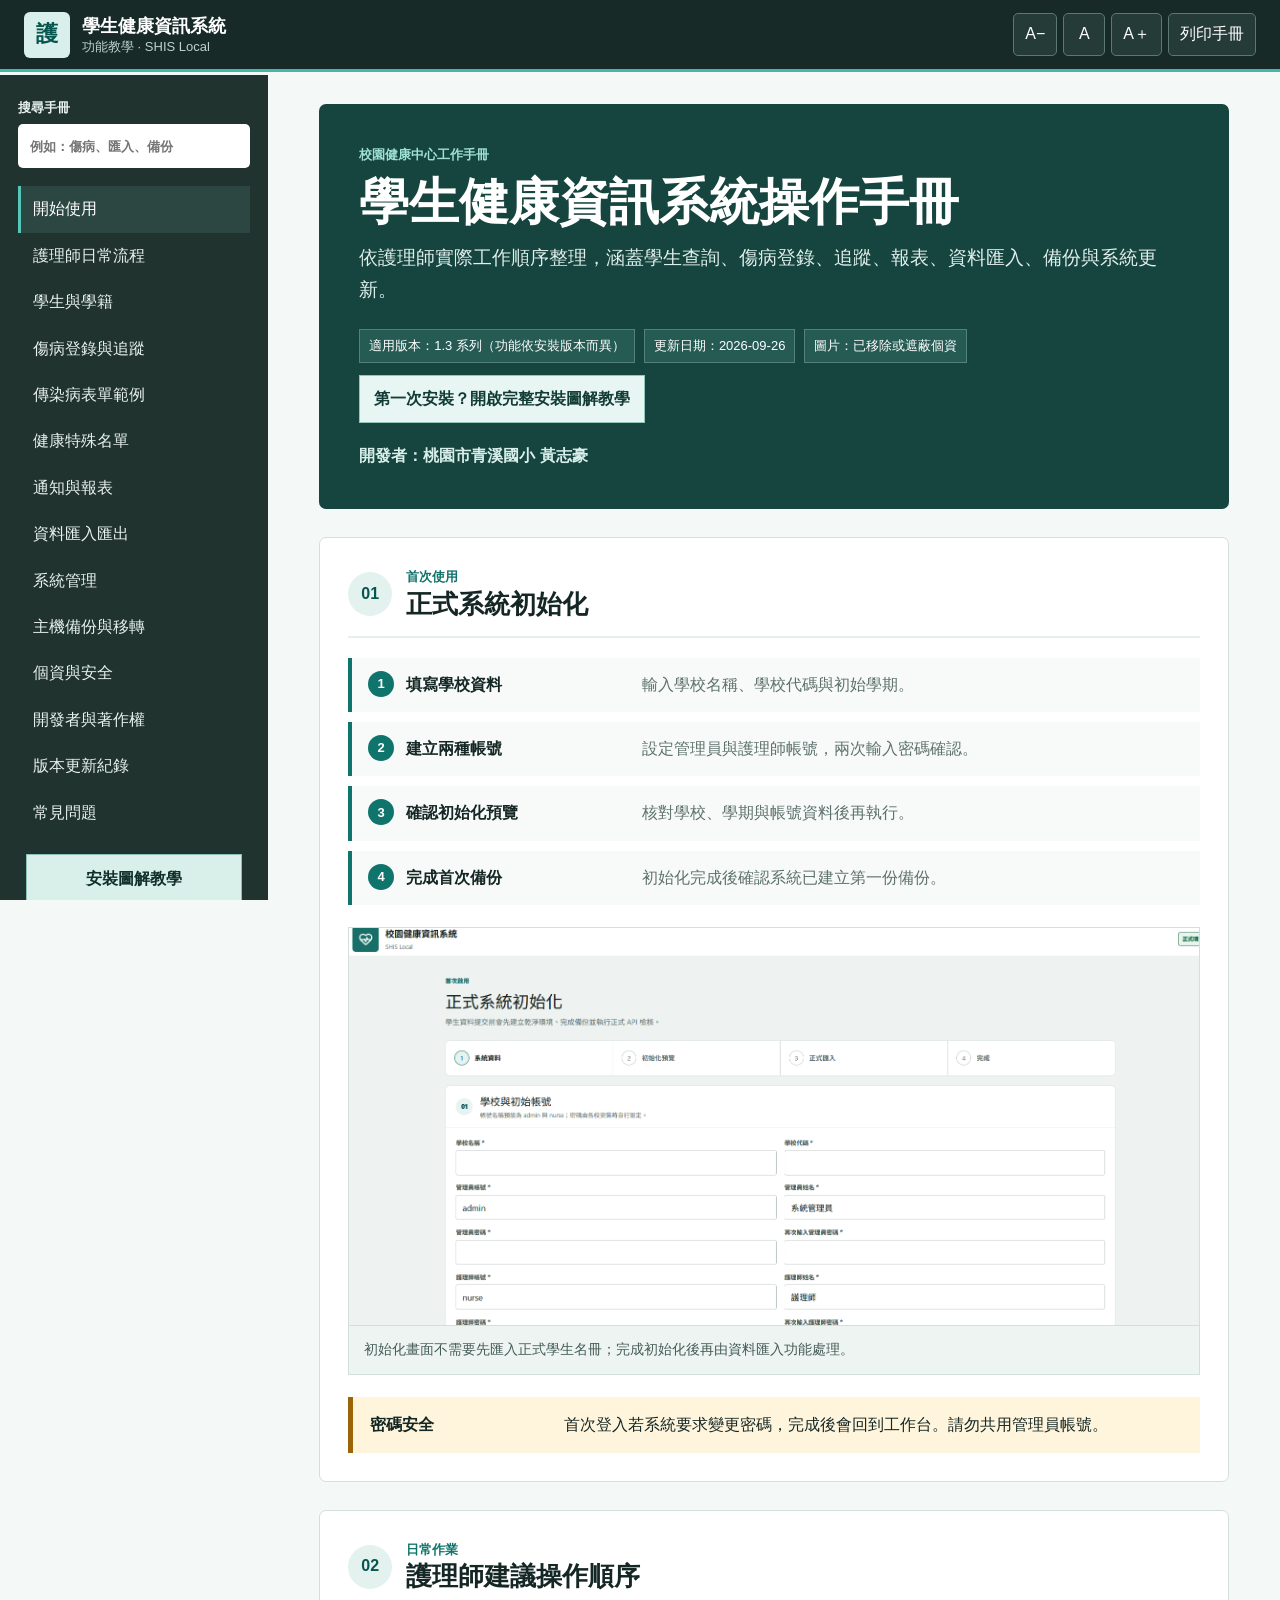
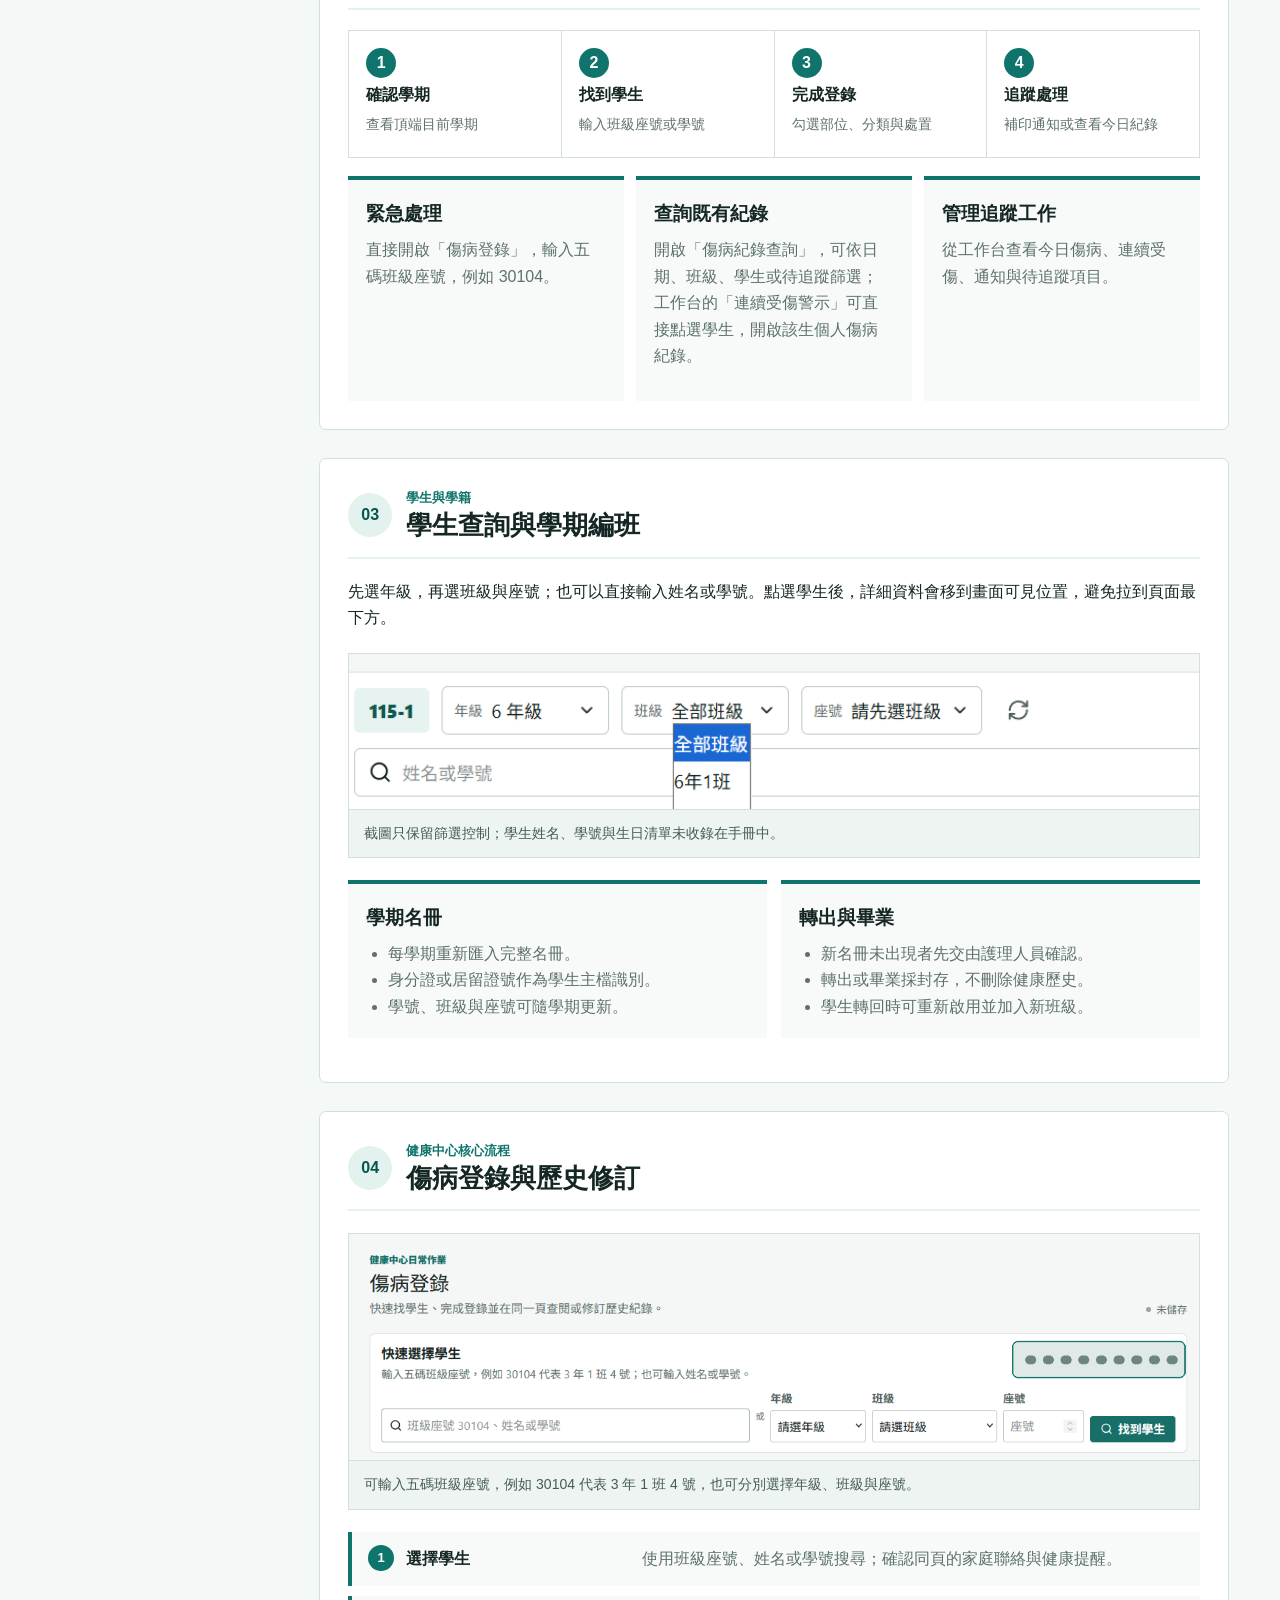
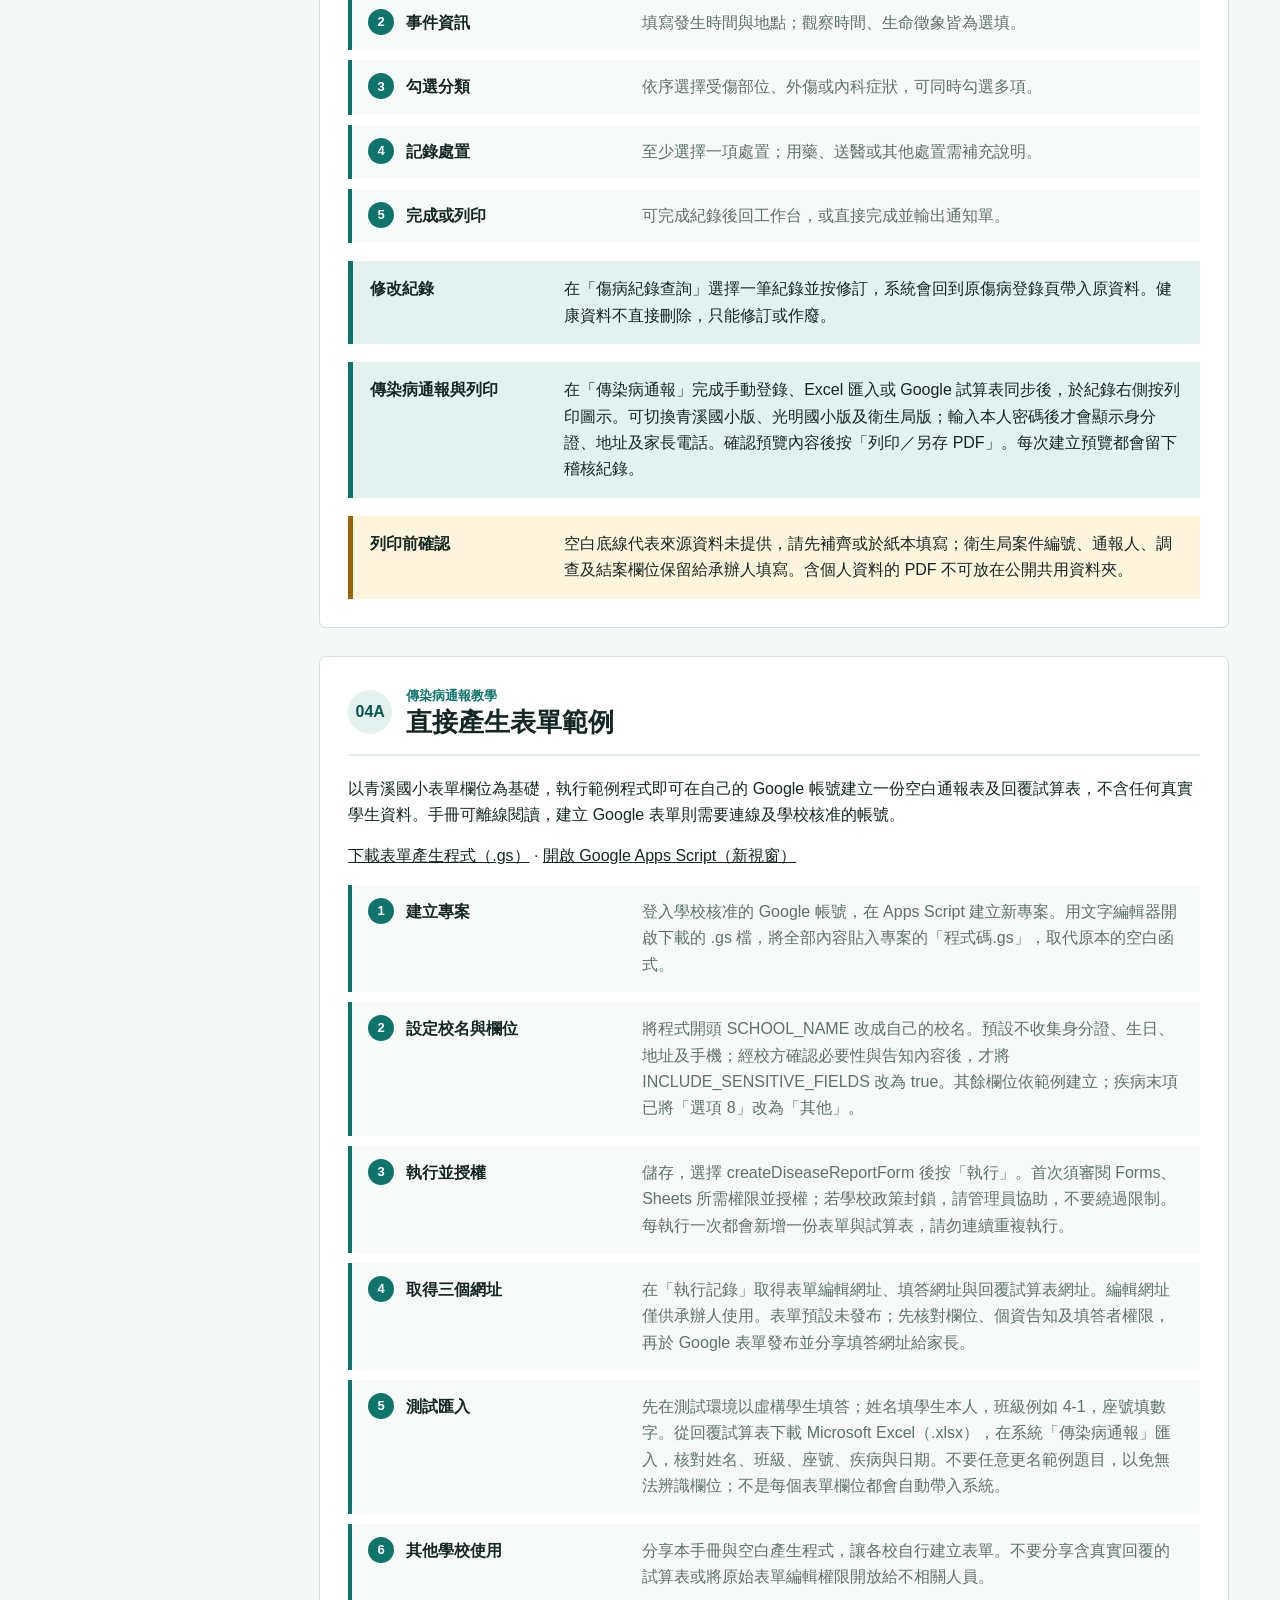
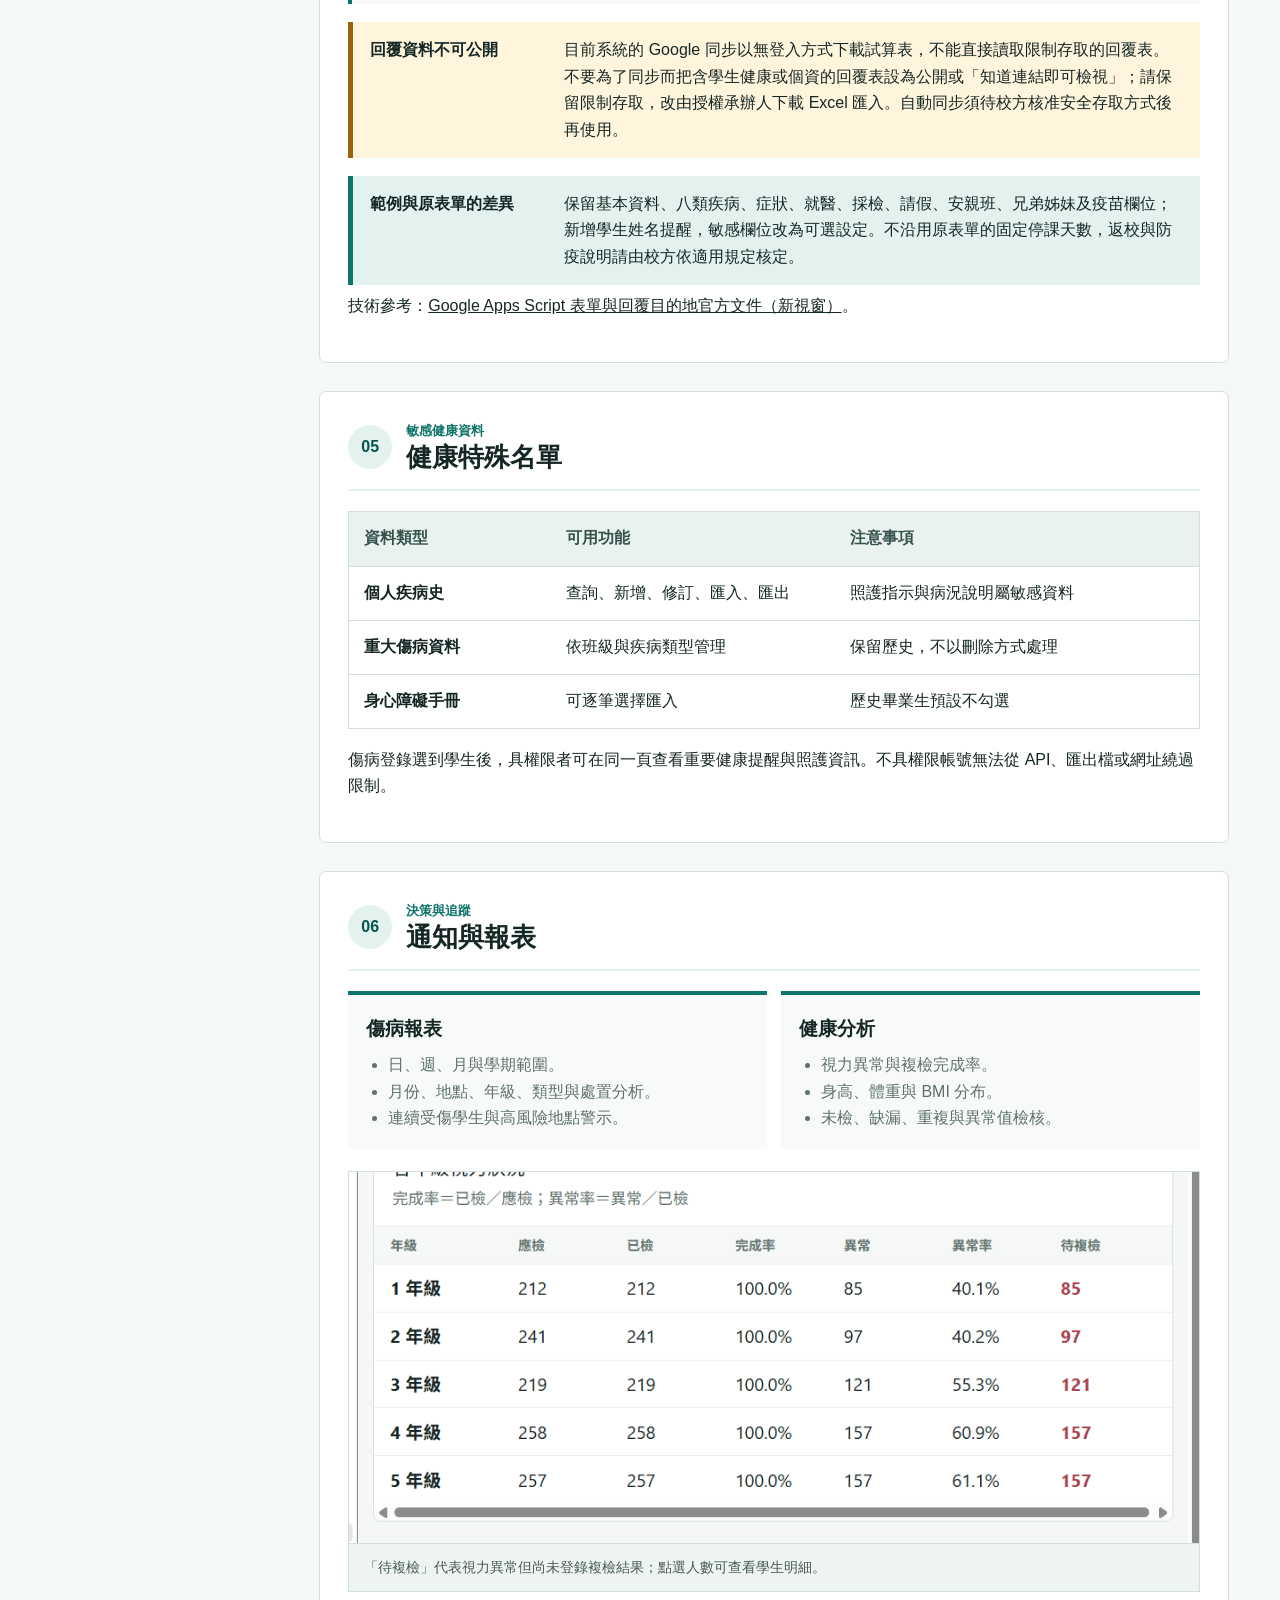
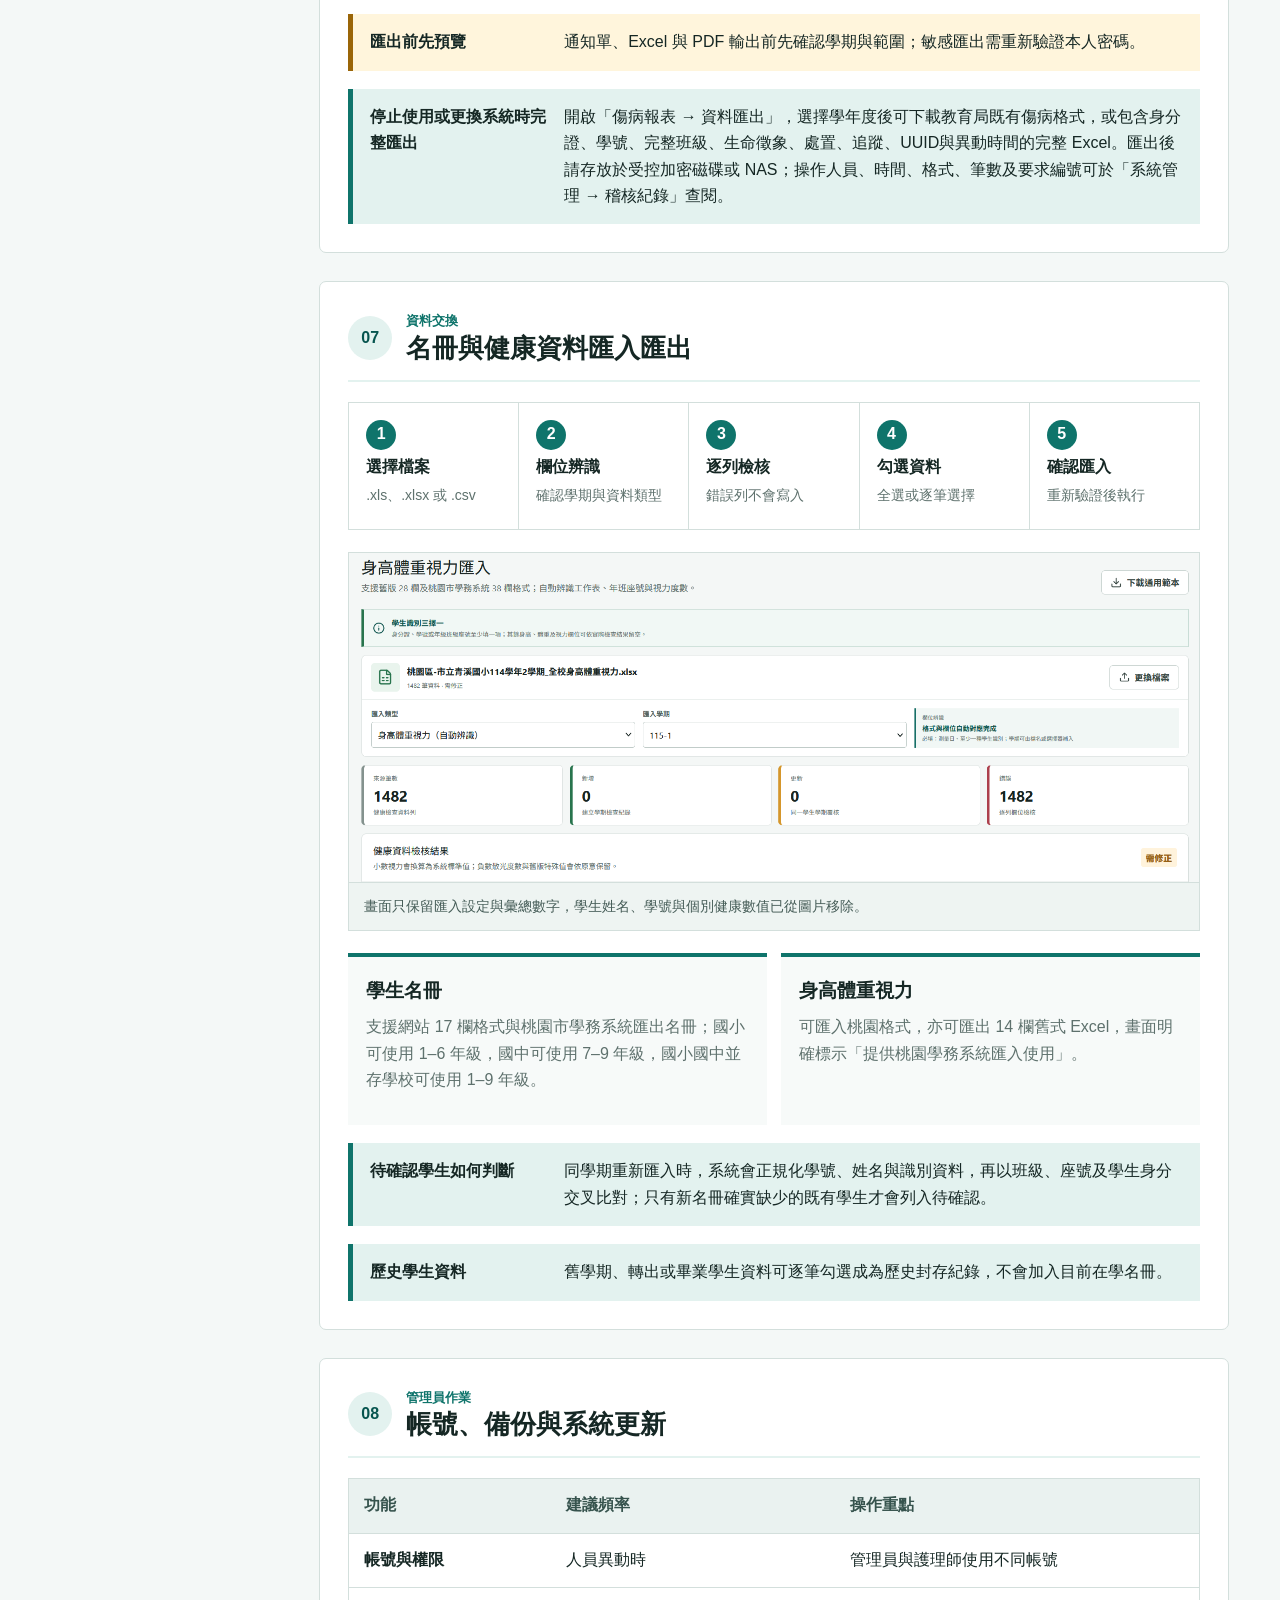
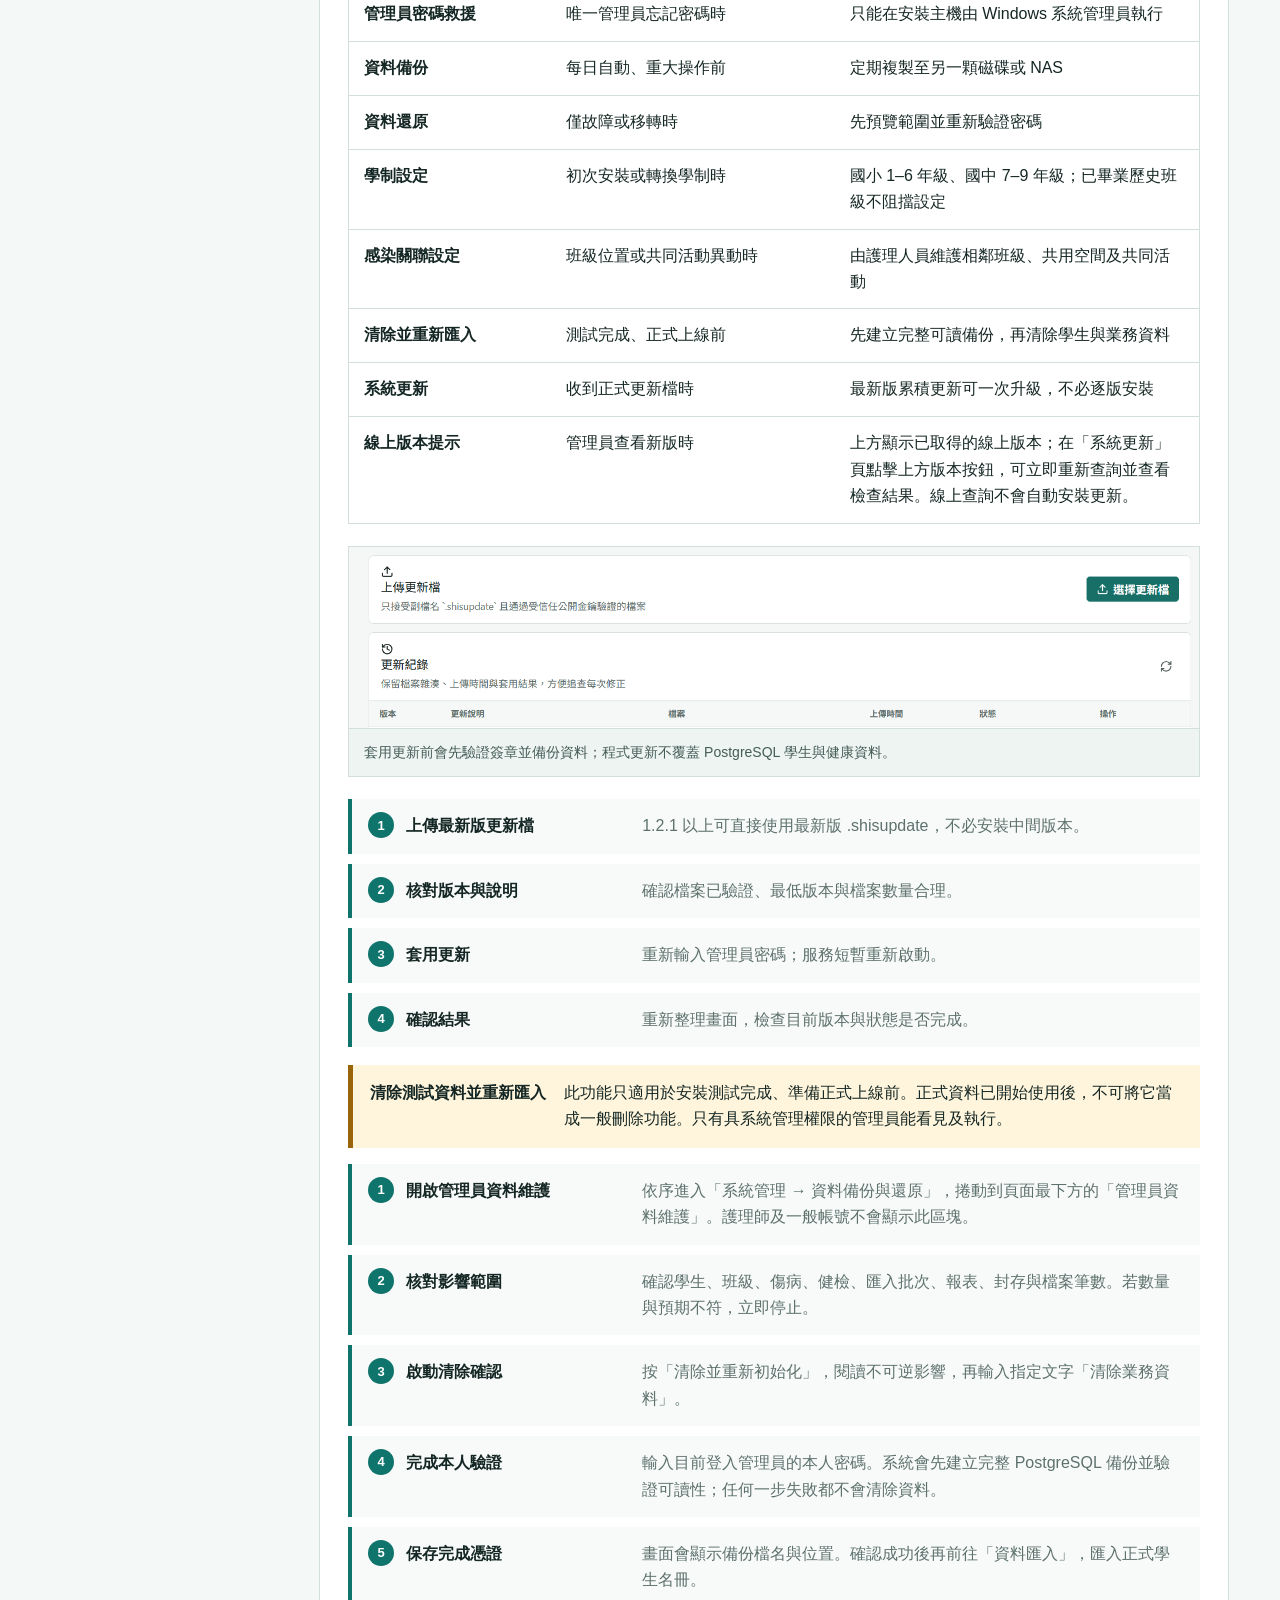
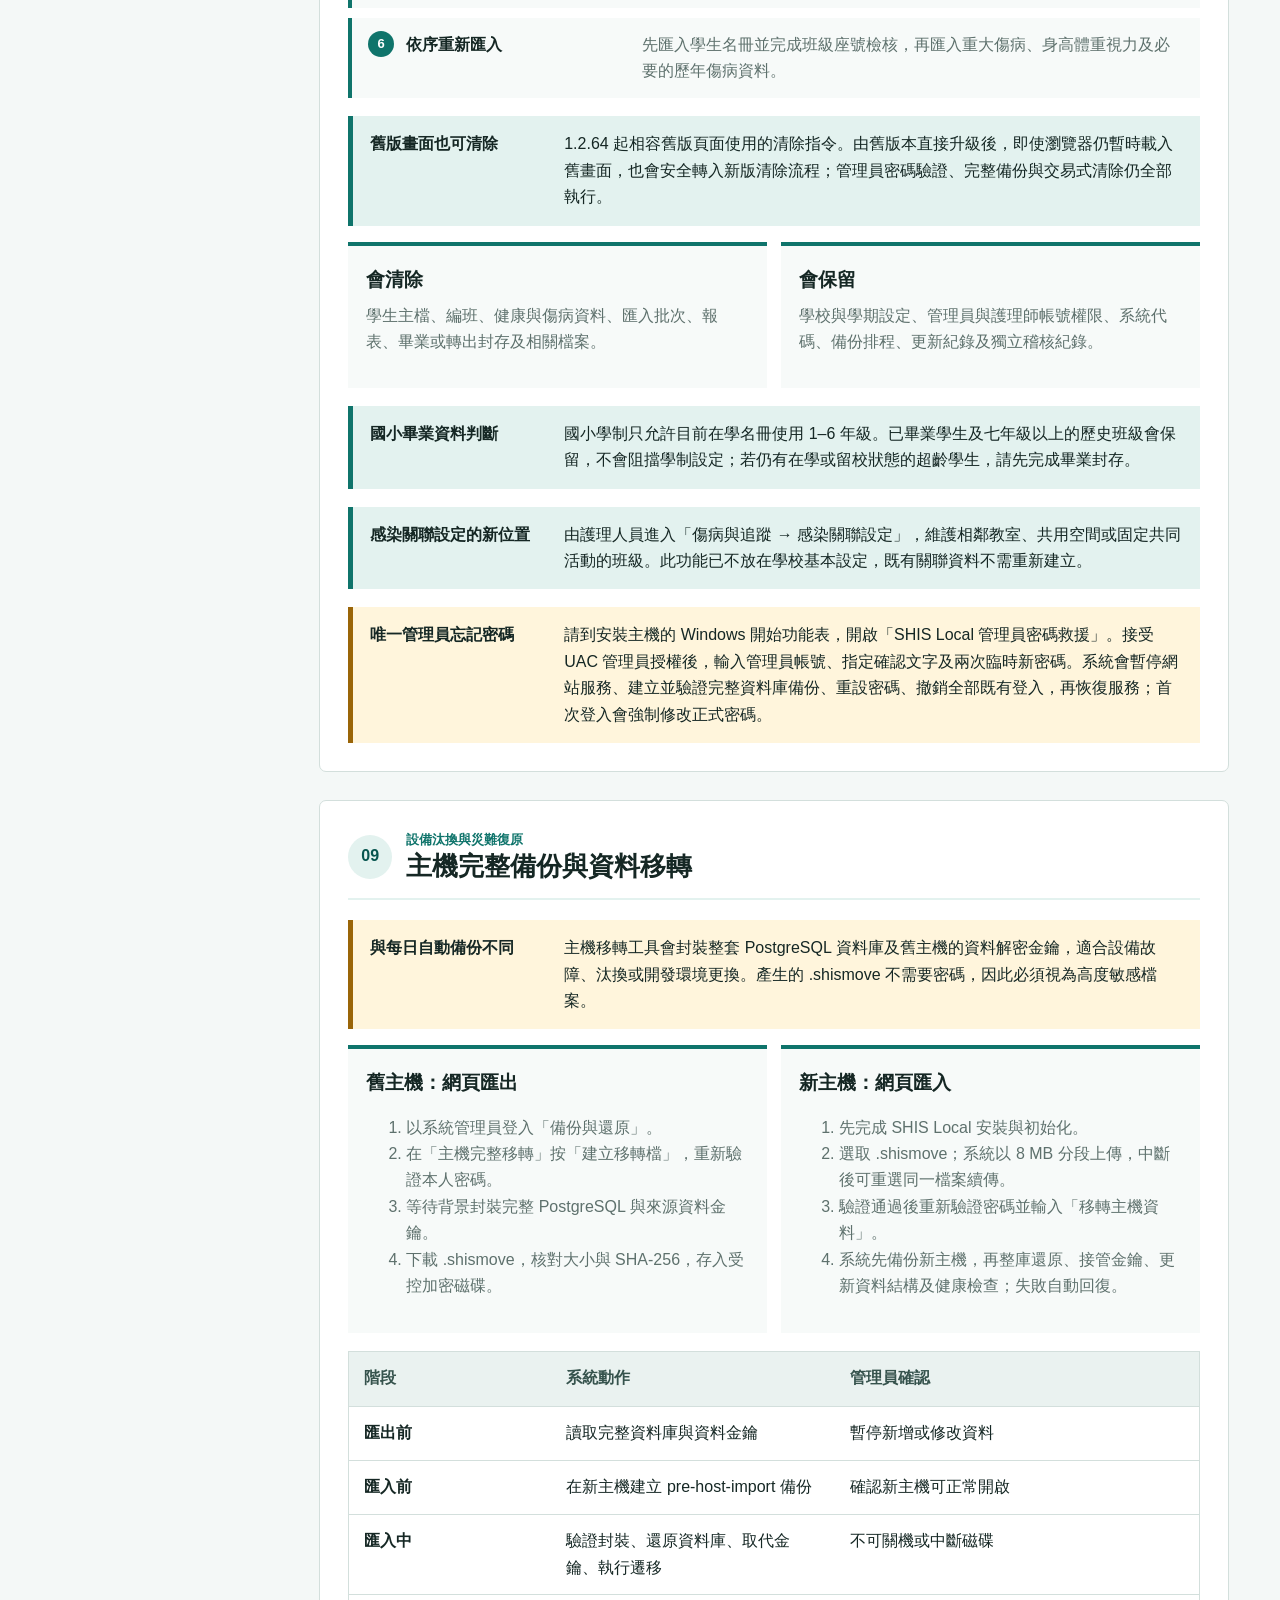
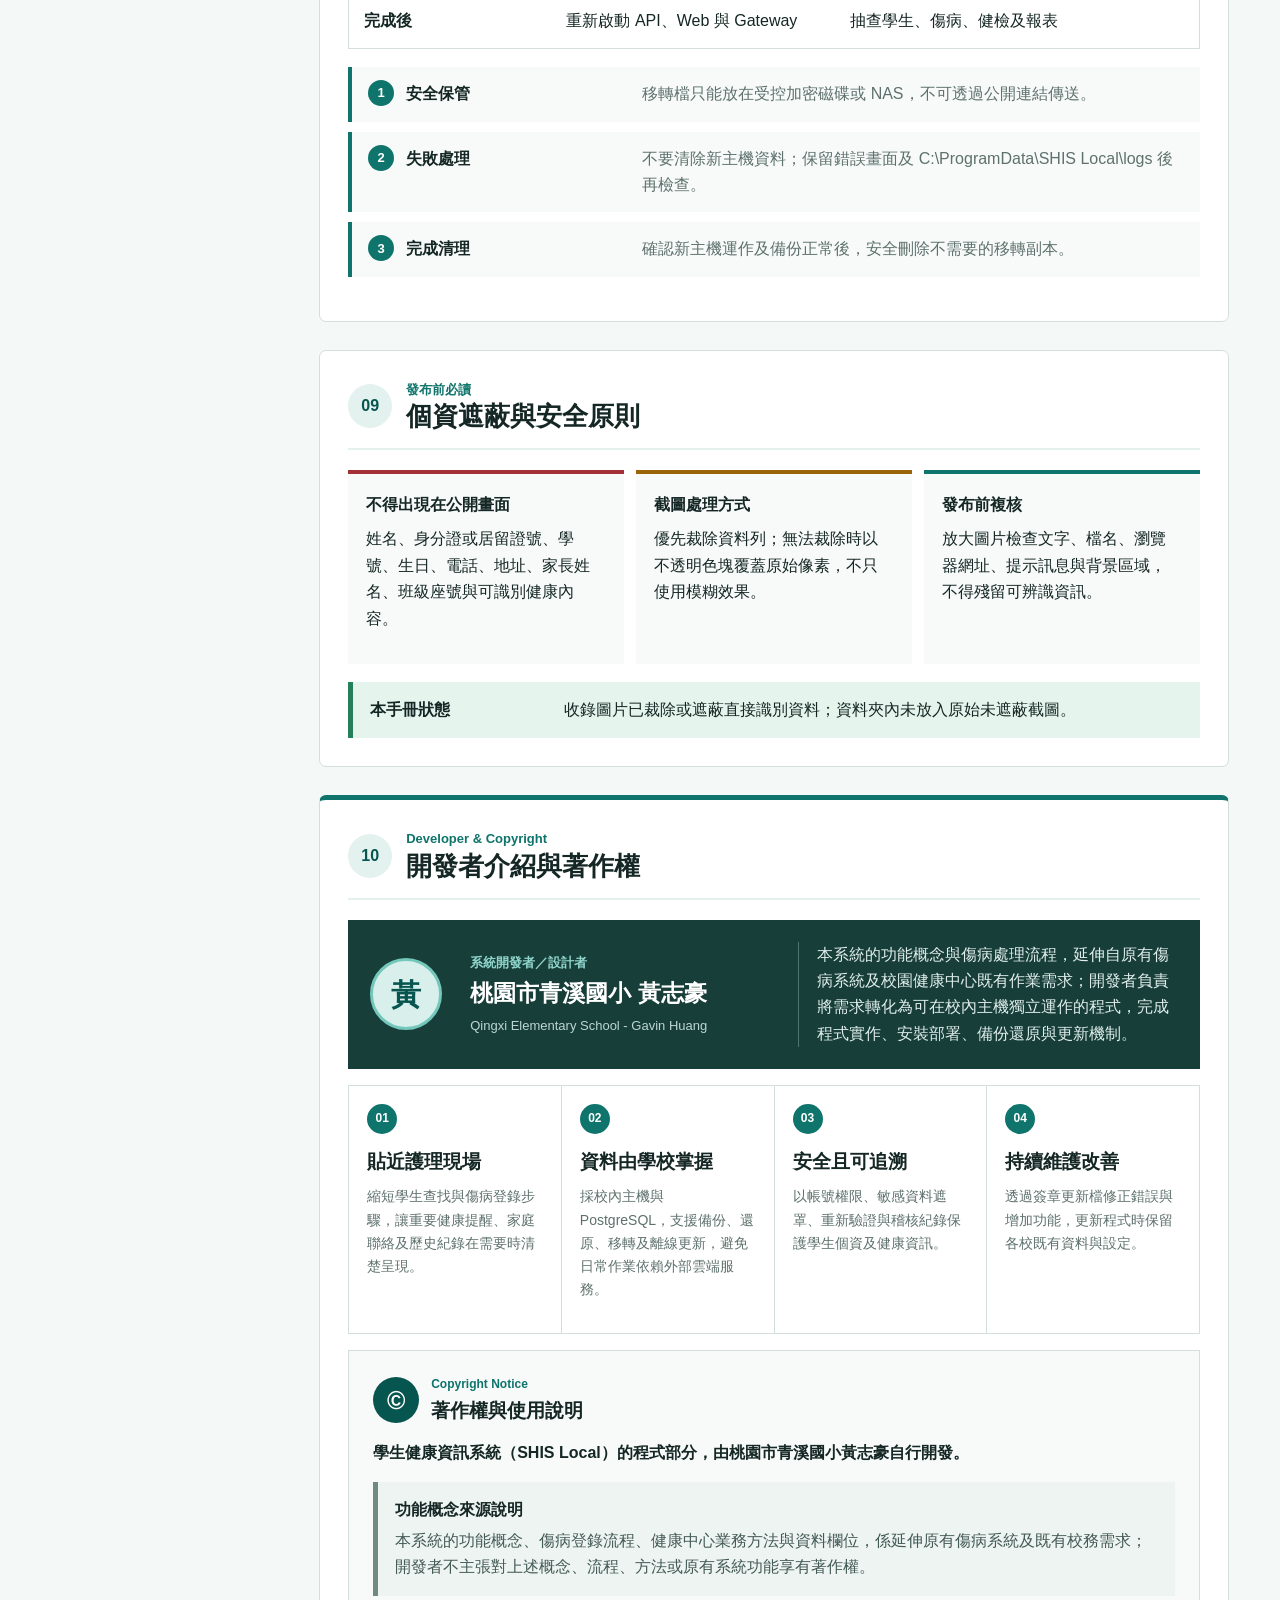
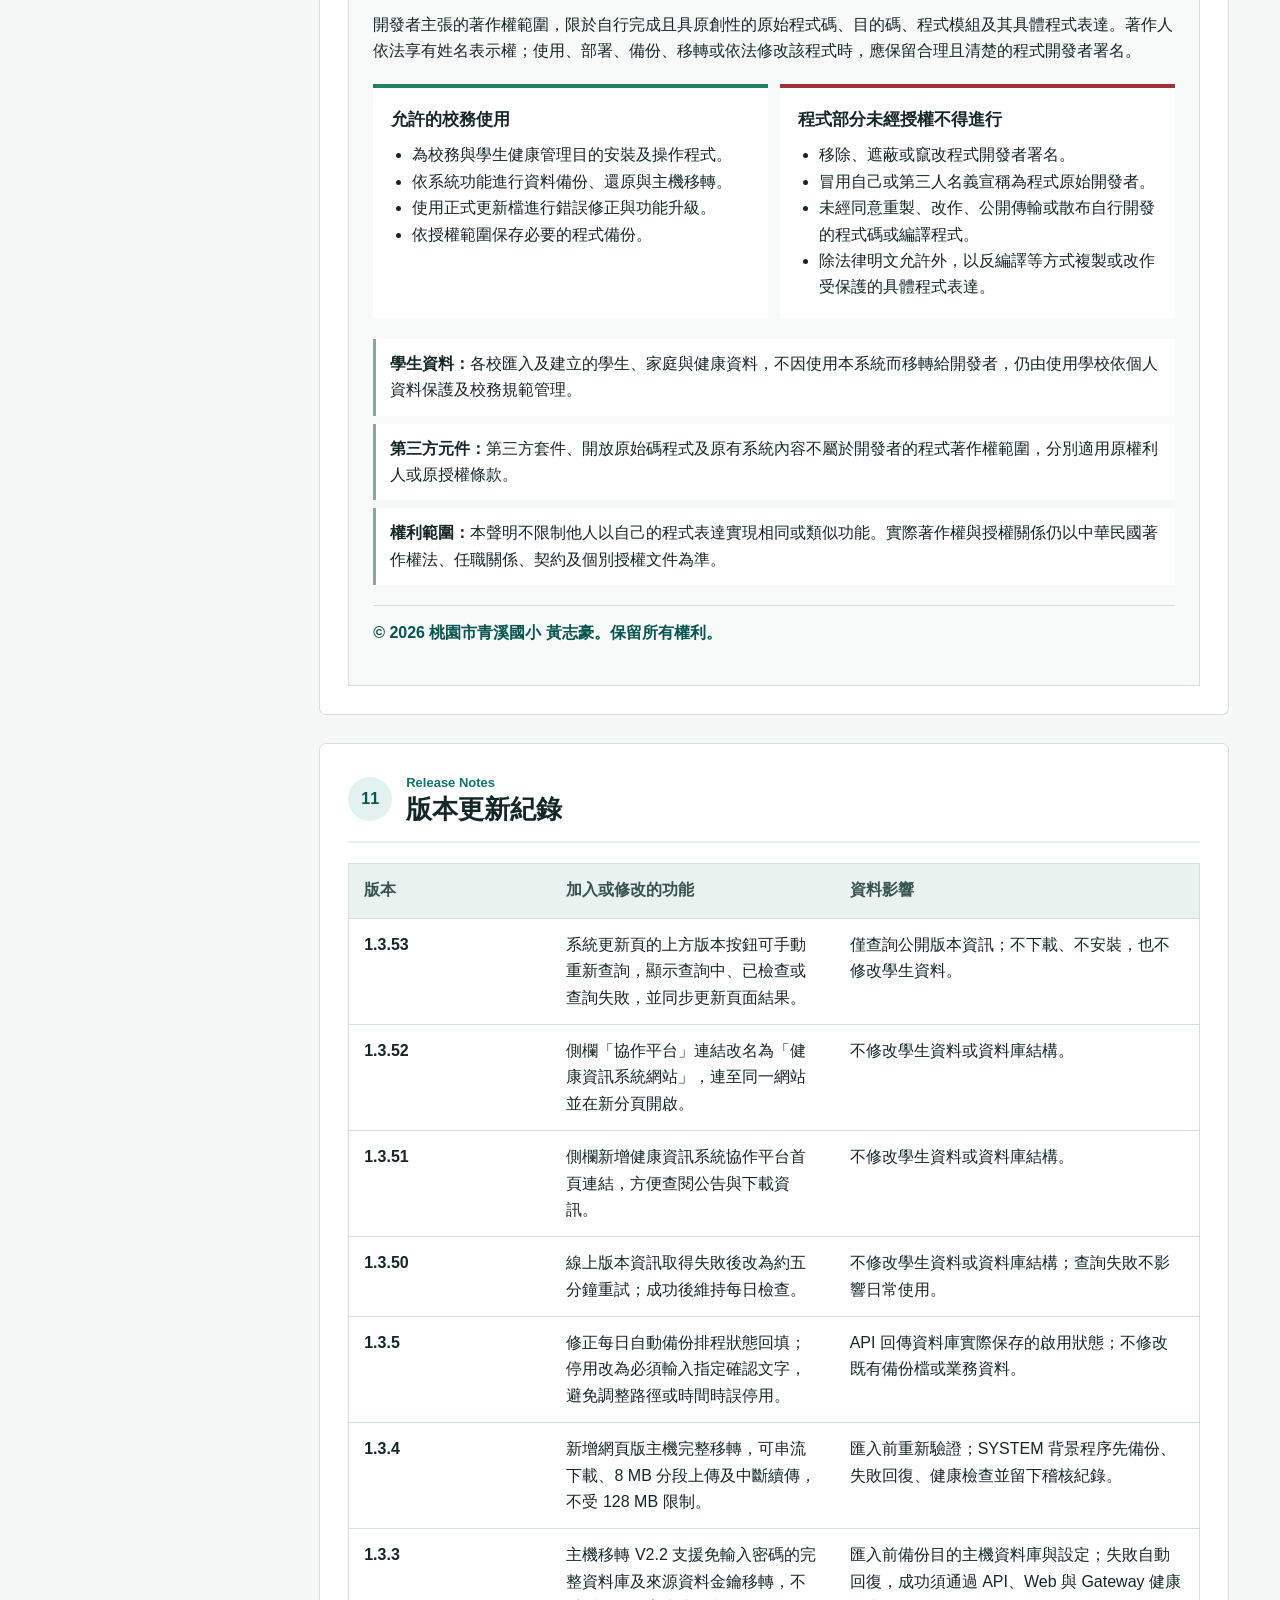
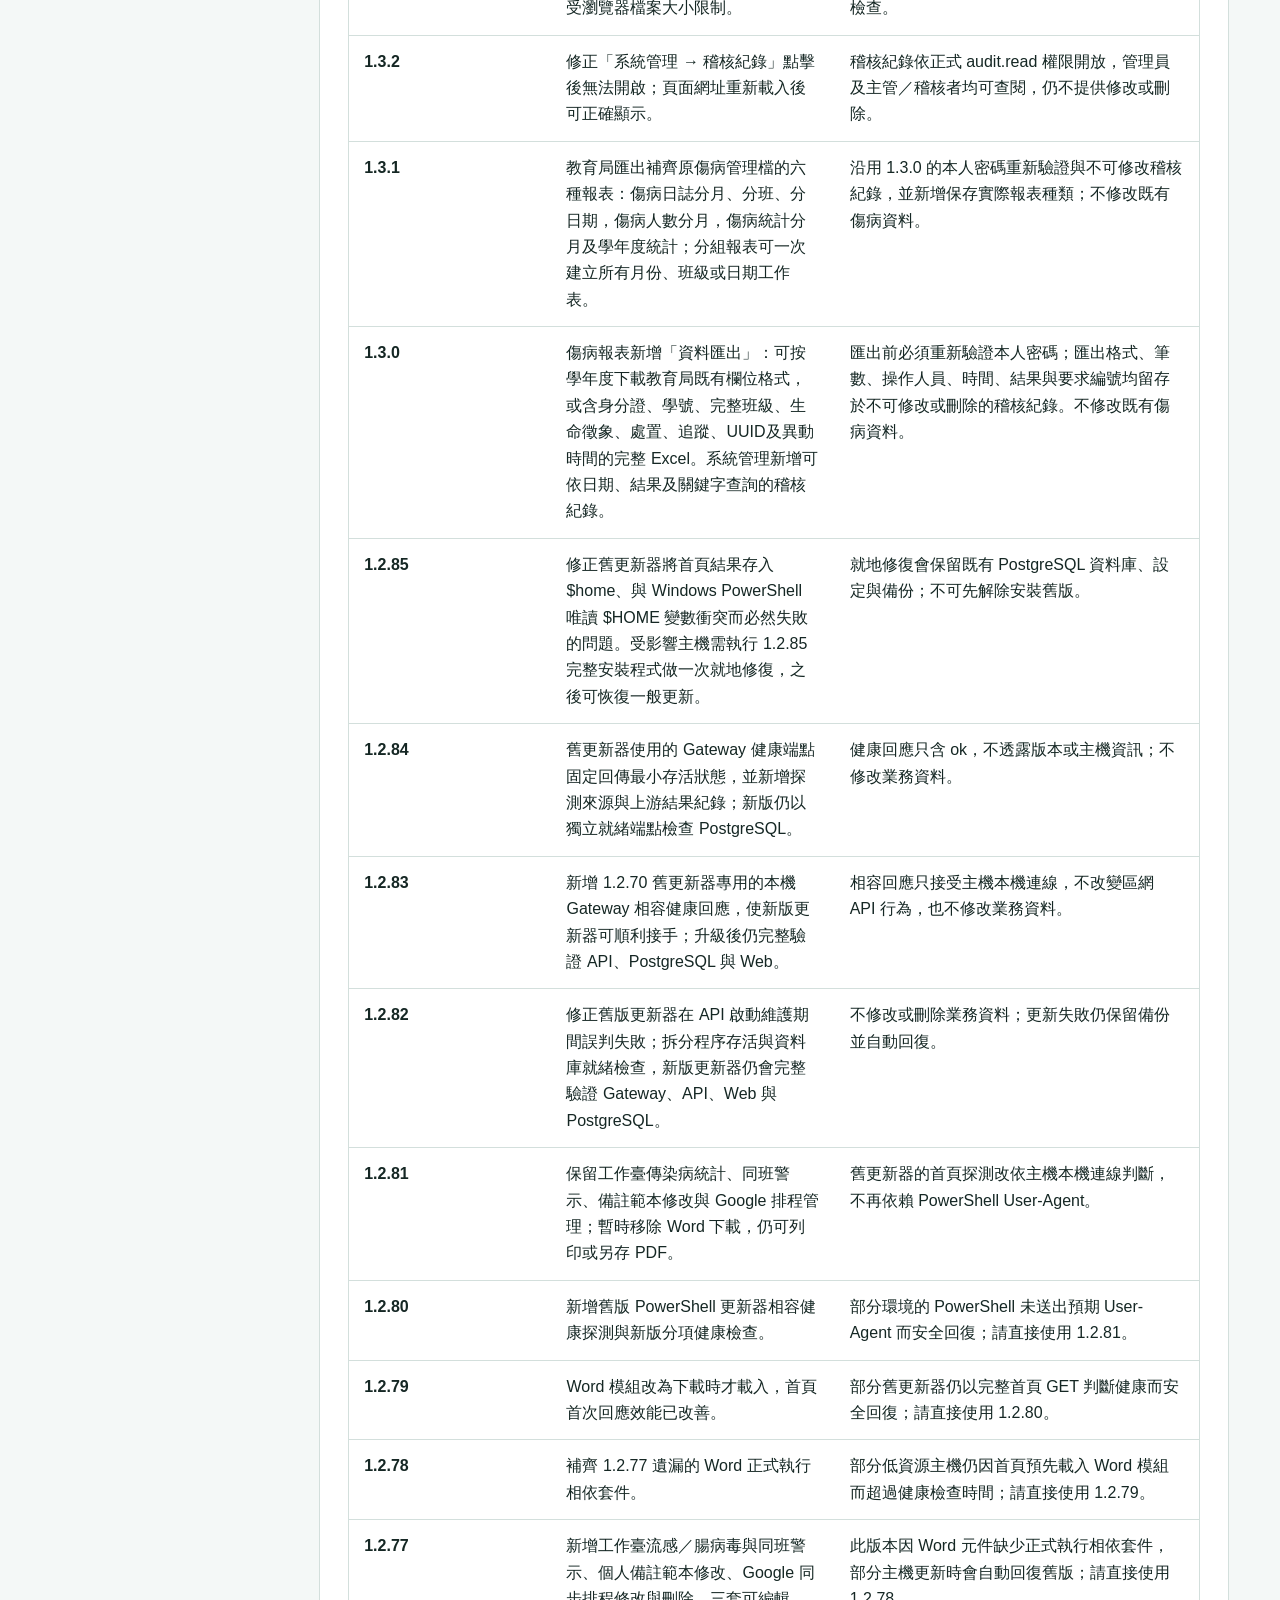
<file: index.html>
<!doctype html>
<html lang="zh-Hant-TW">
<head>
  <meta charset="utf-8">
  <meta name="viewport" content="width=device-width, initial-scale=1">
  <meta name="color-scheme" content="light">
  <title>學生健康資訊系統操作手冊</title>
  <link rel="stylesheet" href="assets/manual.css">
  <script src="assets/manual.js" defer></script>
</head>
<body>
  <a class="skip-link" href="#manual-content">跳到主要內容</a>
  <header class="site-header">
    <div class="brand-mark" aria-hidden="true">護</div>
    <div class="brand-copy">
      <strong>學生健康資訊系統</strong>
      <span>功能教學 · SHIS Local</span>
    </div>
    <div class="header-actions" aria-label="手冊工具">
      <button id="font-down" type="button" title="縮小文字" aria-label="縮小文字">A−</button>
      <button id="font-reset" type="button" title="標準文字" aria-label="使用標準文字大小">A</button>
      <button id="font-up" type="button" title="放大文字" aria-label="放大文字">A＋</button>
      <button id="print-manual" type="button">列印手冊</button>
    </div>
  </header>

  <div class="manual-layout">
    <aside class="manual-nav" aria-label="操作手冊目錄">
      <label class="manual-search">
        <span>搜尋手冊</span>
        <input id="manual-search" type="search" placeholder="例如：傷病、匯入、備份" autocomplete="off">
      </label>
      <nav id="manual-toc">
        <a href="#start">開始使用</a>
        <a href="#daily">護理師日常流程</a>
        <a href="#students">學生與學籍</a>
        <a href="#injury">傷病登錄與追蹤</a>
        <a href="#infectious-form">傳染病表單範例</a>
        <a href="#health">健康特殊名單</a>
        <a href="#reports">通知與報表</a>
        <a href="#imports">資料匯入匯出</a>
        <a href="#admin">系統管理</a>
        <a href="#host-transfer">主機備份與移轉</a>
        <a href="#privacy">個資與安全</a>
        <a href="#developer">開發者與著作權</a>
        <a href="#versions">版本更新紀錄</a>
        <a href="#troubleshooting">常見問題</a>
      </nav>
      <a class="install-guide-link" href="install/">安裝圖解教學</a>
      <p class="offline-badge">可離線開啟</p>
    </aside>

    <main id="manual-content" tabindex="-1">
      <section class="manual-hero manual-section" id="start" data-keywords="開始 登入 初始化 安裝 學校 管理員 護理師">
        <p class="eyebrow">校園健康中心工作手冊</p>
        <h1>學生健康資訊系統操作手冊</h1>
        <p class="lead">依護理師實際工作順序整理，涵蓋學生查詢、傷病登錄、追蹤、報表、資料匯入、備份與系統更新。</p>
        <div class="hero-status">
          <span>適用版本：1.3 系列（功能依安裝版本而異）</span>
          <span>更新日期：2026-09-26</span>
          <span>圖片：已移除或遮蔽個資</span>
        </div>
        <p><a class="hero-guide-link" href="install/">第一次安裝？開啟完整安裝圖解教學</a></p>
        <p class="developer-credit">開發者：桃園市青溪國小 黃志豪</p>
      </section>

      <section class="manual-section" data-keywords="初始化 學校代碼 帳號 學期 備份">
        <div class="section-title"><span>01</span><div><p>首次使用</p><h2>正式系統初始化</h2></div></div>
        <ol class="steps">
          <li><strong>填寫學校資料</strong><span>輸入學校名稱、學校代碼與初始學期。</span></li>
          <li><strong>建立兩種帳號</strong><span>設定管理員與護理師帳號，兩次輸入密碼確認。</span></li>
          <li><strong>確認初始化預覽</strong><span>核對學校、學期與帳號資料後再執行。</span></li>
          <li><strong>完成首次備份</strong><span>初始化完成後確認系統已建立第一份備份。</span></li>
        </ol>
        <figure class="screen-figure">
          <img src="assets/screenshots/01-initialization.png" alt="正式系統初始化畫面，依序填寫學校與初始帳號資料">
          <figcaption>初始化畫面不需要先匯入正式學生名冊；完成初始化後再由資料匯入功能處理。</figcaption>
        </figure>
        <div class="callout warning"><strong>密碼安全</strong><span>首次登入若系統要求變更密碼，完成後會回到工作台。請勿共用管理員帳號。</span></div>
      </section>

      <section class="manual-section" id="daily" data-keywords="工作台 日常 傷病 今天 通知單 待追蹤">
        <div class="section-title"><span>02</span><div><p>日常作業</p><h2>護理師建議操作順序</h2></div></div>
        <div class="workflow-strip" aria-label="日常工作流程">
          <div><b>1</b><strong>確認學期</strong><span>查看頂端目前學期</span></div>
          <div><b>2</b><strong>找到學生</strong><span>輸入班級座號或學號</span></div>
          <div><b>3</b><strong>完成登錄</strong><span>勾選部位、分類與處置</span></div>
          <div><b>4</b><strong>追蹤處理</strong><span>補印通知或查看今日紀錄</span></div>
        </div>
        <div class="quick-grid">
          <article><h3>緊急處理</h3><p>直接開啟「傷病登錄」，輸入五碼班級座號，例如 30104。</p></article>
          <article><h3>查詢既有紀錄</h3><p>開啟「傷病紀錄查詢」，可依日期、班級、學生或待追蹤篩選；工作台的「連續受傷警示」可直接點選學生，開啟該生個人傷病紀錄。</p></article>
          <article><h3>管理追蹤工作</h3><p>從工作台查看今日傷病、連續受傷、通知與待追蹤項目。</p></article>
        </div>
      </section>

      <section class="manual-section" id="students" data-keywords="學生 學籍 年級 班級 座號 搜尋 畢業 封存 轉出 轉入">
        <div class="section-title"><span>03</span><div><p>學生與學籍</p><h2>學生查詢與學期編班</h2></div></div>
        <p>先選年級，再選班級與座號；也可以直接輸入姓名或學號。點選學生後，詳細資料會移到畫面可見位置，避免拉到頁面最下方。</p>
        <figure class="screen-figure compact">
          <img src="assets/screenshots/02-student-filters.png" alt="學生基本資料的年級、班級與座號篩選器，學生名單已裁除">
          <figcaption>截圖只保留篩選控制；學生姓名、學號與生日清單未收錄在手冊中。</figcaption>
        </figure>
        <div class="two-column">
          <article><h3>學期名冊</h3><ul><li>每學期重新匯入完整名冊。</li><li>身分證或居留證號作為學生主檔識別。</li><li>學號、班級與座號可隨學期更新。</li></ul></article>
          <article><h3>轉出與畢業</h3><ul><li>新名冊未出現者先交由護理人員確認。</li><li>轉出或畢業採封存，不刪除健康歷史。</li><li>學生轉回時可重新啟用並加入新班級。</li></ul></article>
        </div>
      </section>

      <section class="manual-section" id="injury" data-keywords="傷病 登錄 快速 班級座號 部位 外傷 內科 處置 草稿 通知單 歷史 修改">
        <div class="section-title"><span>04</span><div><p>健康中心核心流程</p><h2>傷病登錄與歷史修訂</h2></div></div>
        <figure class="screen-figure">
          <img src="assets/screenshots/03-injury-quick-search.png" alt="傷病登錄快速選擇學生區，可輸入五碼班級座號或分別選擇年級、班級、座號；學生資料已遮蔽">
          <figcaption>可輸入五碼班級座號，例如 30104 代表 3 年 1 班 4 號，也可分別選擇年級、班級與座號。</figcaption>
        </figure>
        <ol class="steps">
          <li><strong>選擇學生</strong><span>使用班級座號、姓名或學號搜尋；確認同頁的家庭聯絡與健康提醒。</span></li>
          <li><strong>事件資訊</strong><span>填寫發生時間與地點；觀察時間、生命徵象皆為選填。</span></li>
          <li><strong>勾選分類</strong><span>依序選擇受傷部位、外傷或內科症狀，可同時勾選多項。</span></li>
          <li><strong>記錄處置</strong><span>至少選擇一項處置；用藥、送醫或其他處置需補充說明。</span></li>
          <li><strong>完成或列印</strong><span>可完成紀錄後回工作台，或直接完成並輸出通知單。</span></li>
        </ol>
        <div class="callout info"><strong>修改紀錄</strong><span>在「傷病紀錄查詢」選擇一筆紀錄並按修訂，系統會回到原傷病登錄頁帶入原資料。健康資料不直接刪除，只能修訂或作廢。</span></div>
        <div class="callout info"><strong>傳染病通報與列印</strong><span>在「傳染病通報」完成手動登錄、Excel 匯入或 Google 試算表同步後，於紀錄右側按列印圖示。可切換青溪國小版、光明國小版及衛生局版；輸入本人密碼後才會顯示身分證、地址及家長電話。確認預覽內容後按「列印／另存 PDF」。每次建立預覽都會留下稽核紀錄。</span></div>
        <div class="callout warning"><strong>列印前確認</strong><span>空白底線代表來源資料未提供，請先補齊或於紙本填寫；衛生局案件編號、通報人、調查及結案欄位保留給承辦人填寫。含個人資料的 PDF 不可放在公開共用資料夾。</span></div>
      </section>

      <section class="manual-section" id="infectious-form" data-keywords="傳染病 通報 表單 範例 Google Apps Script 產生 複製 同步 家長">
        <div class="section-title"><span>04A</span><div><p>傳染病通報教學</p><h2>直接產生表單範例</h2></div></div>
        <p>以青溪國小表單欄位為基礎，執行範例程式即可在自己的 Google 帳號建立一份空白通報表及回覆試算表，不含任何真實學生資料。手冊可離線閱讀，建立 Google 表單則需要連線及學校核准的帳號。</p>
        <p><a href="assets/create-disease-report-form.gs" download>下載表單產生程式（.gs）</a> · <a href="https://script.google.com/" target="_blank" rel="noopener noreferrer">開啟 Google Apps Script（新視窗）</a></p>
        <ol class="steps">
          <li><strong>建立專案</strong><span>登入學校核准的 Google 帳號，在 Apps Script 建立新專案。用文字編輯器開啟下載的 .gs 檔，將全部內容貼入專案的「程式碼.gs」，取代原本的空白函式。</span></li>
          <li><strong>設定校名與欄位</strong><span>將程式開頭 SCHOOL_NAME 改成自己的校名。預設不收集身分證、生日、地址及手機；經校方確認必要性與告知內容後，才將 INCLUDE_SENSITIVE_FIELDS 改為 true。其餘欄位依範例建立；疾病末項已將「選項 8」改為「其他」。</span></li>
          <li><strong>執行並授權</strong><span>儲存，選擇 createDiseaseReportForm 後按「執行」。首次須審閱 Forms、Sheets 所需權限並授權；若學校政策封鎖，請管理員協助，不要繞過限制。每執行一次都會新增一份表單與試算表，請勿連續重複執行。</span></li>
          <li><strong>取得三個網址</strong><span>在「執行記錄」取得表單編輯網址、填答網址與回覆試算表網址。編輯網址僅供承辦人使用。表單預設未發布；先核對欄位、個資告知及填答者權限，再於 Google 表單發布並分享填答網址給家長。</span></li>
          <li><strong>測試匯入</strong><span>先在測試環境以虛構學生填答；姓名填學生本人，班級例如 4-1，座號填數字。從回覆試算表下載 Microsoft Excel（.xlsx），在系統「傳染病通報」匯入，核對姓名、班級、座號、疾病與日期。不要任意更名範例題目，以免無法辨識欄位；不是每個表單欄位都會自動帶入系統。</span></li>
          <li><strong>其他學校使用</strong><span>分享本手冊與空白產生程式，讓各校自行建立表單。不要分享含真實回覆的試算表或將原始表單編輯權限開放給不相關人員。</span></li>
        </ol>
        <div class="callout warning"><strong>回覆資料不可公開</strong><span>目前系統的 Google 同步以無登入方式下載試算表，不能直接讀取限制存取的回覆表。不要為了同步而把含學生健康或個資的回覆表設為公開或「知道連結即可檢視」；請保留限制存取，改由授權承辦人下載 Excel 匯入。自動同步須待校方核准安全存取方式後再使用。</span></div>
        <div class="callout info"><strong>範例與原表單的差異</strong><span>保留基本資料、八類疾病、症狀、就醫、採檢、請假、安親班、兄弟姊妹及疫苗欄位；新增學生姓名提醒，敏感欄位改為可選設定。不沿用原表單的固定停課天數，返校與防疫說明請由校方依適用規定核定。</span></div>
        <p>技術參考：<a href="https://developers.google.com/apps-script/reference/forms/form" target="_blank" rel="noopener noreferrer">Google Apps Script 表單與回覆目的地官方文件（新視窗）</a>。</p>
      </section>

      <section class="manual-section" id="health" data-keywords="特殊疾病 個人疾病史 重大傷病 身心障礙 手冊 查詢 匯入 匯出">
        <div class="section-title"><span>05</span><div><p>敏感健康資料</p><h2>健康特殊名單</h2></div></div>
        <div class="feature-table" role="table" aria-label="健康特殊名單功能">
          <div class="feature-row header" role="row"><span>資料類型</span><span>可用功能</span><span>注意事項</span></div>
          <div class="feature-row" role="row"><strong>個人疾病史</strong><span>查詢、新增、修訂、匯入、匯出</span><span>照護指示與病況說明屬敏感資料</span></div>
          <div class="feature-row" role="row"><strong>重大傷病資料</strong><span>依班級與疾病類型管理</span><span>保留歷史，不以刪除方式處理</span></div>
          <div class="feature-row" role="row"><strong>身心障礙手冊</strong><span>可逐筆選擇匯入</span><span>歷史畢業生預設不勾選</span></div>
        </div>
        <p>傷病登錄選到學生後，具權限者可在同一頁查看重要健康提醒與照護資訊。不具權限帳號無法從 API、匯出檔或網址繞過限制。</p>
      </section>

      <section class="manual-section" id="reports" data-keywords="報表 日 周 月 學期 視力 待複檢 BMI 傷病分析 統計 連續受傷">
        <div class="section-title"><span>06</span><div><p>決策與追蹤</p><h2>通知與報表</h2></div></div>
        <div class="two-column">
          <article><h3>傷病報表</h3><ul><li>日、週、月與學期範圍。</li><li>月份、地點、年級、類型與處置分析。</li><li>連續受傷學生與高風險地點警示。</li></ul></article>
          <article><h3>健康分析</h3><ul><li>視力異常與複檢完成率。</li><li>身高、體重與 BMI 分布。</li><li>未檢、缺漏、重複與異常值檢核。</li></ul></article>
        </div>
        <figure class="screen-figure compact">
          <img src="assets/screenshots/05-vision-report.png" alt="依年級顯示視力應檢、已檢、異常與待複檢人數的統計表">
          <figcaption>「待複檢」代表視力異常但尚未登錄複檢結果；點選人數可查看學生明細。</figcaption>
        </figure>
        <div class="callout warning"><strong>匯出前先預覽</strong><span>通知單、Excel 與 PDF 輸出前先確認學期與範圍；敏感匯出需重新驗證本人密碼。</span></div>
        <div class="callout info"><strong>停止使用或更換系統時完整匯出</strong><span>開啟「傷病報表 → 資料匯出」，選擇學年度後可下載教育局既有傷病格式，或包含身分證、學號、完整班級、生命徵象、處置、追蹤、UUID與異動時間的完整 Excel。匯出後請存放於受控加密磁碟或 NAS；操作人員、時間、格式、筆數及要求編號可於「系統管理 → 稽核紀錄」查閱。</span></div>
      </section>

      <section class="manual-section" id="imports" data-keywords="匯入 匯出 名冊 Excel xls xlsx csv 身高 體重 視力 桃園 學務系統 檢核 預覽">
        <div class="section-title"><span>07</span><div><p>資料交換</p><h2>名冊與健康資料匯入匯出</h2></div></div>
        <div class="workflow-strip" aria-label="資料匯入流程">
          <div><b>1</b><strong>選擇檔案</strong><span>.xls、.xlsx 或 .csv</span></div>
          <div><b>2</b><strong>欄位辨識</strong><span>確認學期與資料類型</span></div>
          <div><b>3</b><strong>逐列檢核</strong><span>錯誤列不會寫入</span></div>
          <div><b>4</b><strong>勾選資料</strong><span>全選或逐筆選擇</span></div>
          <div><b>5</b><strong>確認匯入</strong><span>重新驗證後執行</span></div>
        </div>
        <figure class="screen-figure">
          <img src="assets/screenshots/04-health-import.png" alt="身高體重視力資料匯入畫面，顯示檔案、匯入學期與檢核摘要，學生明細已裁除">
          <figcaption>畫面只保留匯入設定與彙總數字，學生姓名、學號與個別健康數值已從圖片移除。</figcaption>
        </figure>
        <div class="two-column">
          <article><h3>學生名冊</h3><p>支援網站 17 欄格式與桃園市學務系統匯出名冊；國小可使用 1–6 年級，國中可使用 7–9 年級，國小國中並存學校可使用 1–9 年級。</p></article>
          <article><h3>身高體重視力</h3><p>可匯入桃園格式，亦可匯出 14 欄舊式 Excel，畫面明確標示「提供桃園學務系統匯入使用」。</p></article>
        </div>
        <div class="callout info"><strong>待確認學生如何判斷</strong><span>同學期重新匯入時，系統會正規化學號、姓名與識別資料，再以班級、座號及學生身分交叉比對；只有新名冊確實缺少的既有學生才會列入待確認。</span></div>
        <div class="callout info"><strong>歷史學生資料</strong><span>舊學期、轉出或畢業學生資料可逐筆勾選成為歷史封存紀錄，不會加入目前在學名冊。</span></div>
      </section>

      <section class="manual-section" id="admin" data-keywords="管理 帳號 權限 學校設定 備份 還原 更新 shisupdate 稽核">
        <div class="section-title"><span>08</span><div><p>管理員作業</p><h2>帳號、備份與系統更新</h2></div></div>
        <div class="feature-table" role="table" aria-label="系統管理作業">
          <div class="feature-row header" role="row"><span>功能</span><span>建議頻率</span><span>操作重點</span></div>
          <div class="feature-row" role="row"><strong>帳號與權限</strong><span>人員異動時</span><span>管理員與護理師使用不同帳號</span></div>
          <div class="feature-row" role="row"><strong>管理員密碼救援</strong><span>唯一管理員忘記密碼時</span><span>只能在安裝主機由 Windows 系統管理員執行</span></div>
          <div class="feature-row" role="row"><strong>資料備份</strong><span>每日自動、重大操作前</span><span>定期複製至另一顆磁碟或 NAS</span></div>
          <div class="feature-row" role="row"><strong>資料還原</strong><span>僅故障或移轉時</span><span>先預覽範圍並重新驗證密碼</span></div>
          <div class="feature-row" role="row"><strong>學制設定</strong><span>初次安裝或轉換學制時</span><span>國小 1–6 年級、國中 7–9 年級；已畢業歷史班級不阻擋設定</span></div>
          <div class="feature-row" role="row"><strong>感染關聯設定</strong><span>班級位置或共同活動異動時</span><span>由護理人員維護相鄰班級、共用空間及共同活動</span></div>
          <div class="feature-row" role="row"><strong>清除並重新匯入</strong><span>測試完成、正式上線前</span><span>先建立完整可讀備份，再清除學生與業務資料</span></div>
          <div class="feature-row" role="row"><strong>系統更新</strong><span>收到正式更新檔時</span><span>最新版累積更新可一次升級，不必逐版安裝</span></div>
          <div class="feature-row" role="row"><strong>線上版本提示</strong><span>管理員查看新版時</span><span>上方顯示已取得的線上版本；在「系統更新」頁點擊上方版本按鈕，可立即重新查詢並查看檢查結果。線上查詢不會自動安裝更新。</span></div>
        </div>
        <figure class="screen-figure compact">
          <img src="assets/screenshots/06-system-update.png" alt="系統更新畫面的更新檔上傳區與更新紀錄操作">
          <figcaption>套用更新前會先驗證簽章並備份資料；程式更新不覆蓋 PostgreSQL 學生與健康資料。</figcaption>
        </figure>
        <ol class="steps">
          <li><strong>上傳最新版更新檔</strong><span>1.2.1 以上可直接使用最新版 .shisupdate，不必安裝中間版本。</span></li>
          <li><strong>核對版本與說明</strong><span>確認檔案已驗證、最低版本與檔案數量合理。</span></li>
          <li><strong>套用更新</strong><span>重新輸入管理員密碼；服務短暫重新啟動。</span></li>
          <li><strong>確認結果</strong><span>重新整理畫面，檢查目前版本與狀態是否完成。</span></li>
        </ol>
        <div class="callout warning"><strong>清除測試資料並重新匯入</strong><span>此功能只適用於安裝測試完成、準備正式上線前。正式資料已開始使用後，不可將它當成一般刪除功能。只有具系統管理權限的管理員能看見及執行。</span></div>
        <ol class="steps">
          <li><strong>開啟管理員資料維護</strong><span>依序進入「系統管理 → 資料備份與還原」，捲動到頁面最下方的「管理員資料維護」。護理師及一般帳號不會顯示此區塊。</span></li>
          <li><strong>核對影響範圍</strong><span>確認學生、班級、傷病、健檢、匯入批次、報表、封存與檔案筆數。若數量與預期不符，立即停止。</span></li>
          <li><strong>啟動清除確認</strong><span>按「清除並重新初始化」，閱讀不可逆影響，再輸入指定文字「清除業務資料」。</span></li>
          <li><strong>完成本人驗證</strong><span>輸入目前登入管理員的本人密碼。系統會先建立完整 PostgreSQL 備份並驗證可讀性；任何一步失敗都不會清除資料。</span></li>
          <li><strong>保存完成憑證</strong><span>畫面會顯示備份檔名與位置。確認成功後再前往「資料匯入」，匯入正式學生名冊。</span></li>
          <li><strong>依序重新匯入</strong><span>先匯入學生名冊並完成班級座號檢核，再匯入重大傷病、身高體重視力及必要的歷年傷病資料。</span></li>
        </ol>
        <div class="callout info"><strong>舊版畫面也可清除</strong><span>1.2.64 起相容舊版頁面使用的清除指令。由舊版本直接升級後，即使瀏覽器仍暫時載入舊畫面，也會安全轉入新版清除流程；管理員密碼驗證、完整備份與交易式清除仍全部執行。</span></div>
        <div class="two-column">
          <article><h3>會清除</h3><p>學生主檔、編班、健康與傷病資料、匯入批次、報表、畢業或轉出封存及相關檔案。</p></article>
          <article><h3>會保留</h3><p>學校與學期設定、管理員與護理師帳號權限、系統代碼、備份排程、更新紀錄及獨立稽核紀錄。</p></article>
        </div>
        <div class="callout info"><strong>國小畢業資料判斷</strong><span>國小學制只允許目前在學名冊使用 1–6 年級。已畢業學生及七年級以上的歷史班級會保留，不會阻擋學制設定；若仍有在學或留校狀態的超齡學生，請先完成畢業封存。</span></div>
        <div class="callout info"><strong>感染關聯設定的新位置</strong><span>由護理人員進入「傷病與追蹤 → 感染關聯設定」，維護相鄰教室、共用空間或固定共同活動的班級。此功能已不放在學校基本設定，既有關聯資料不需重新建立。</span></div>
        <div class="callout warning"><strong>唯一管理員忘記密碼</strong><span>請到安裝主機的 Windows 開始功能表，開啟「SHIS Local 管理員密碼救援」。接受 UAC 管理員授權後，輸入管理員帳號、指定確認文字及兩次臨時新密碼。系統會暫停網站服務、建立並驗證完整資料庫備份、重設密碼、撤銷全部既有登入，再恢復服務；首次登入會強制修改正式密碼。</span></div>
      </section>

      <section class="manual-section" id="host-transfer" data-keywords="主機 備份 移轉 換機 故障 shismove 金鑰 舊主機 新主機 PostgreSQL">
        <div class="section-title"><span>09</span><div><p>設備汰換與災難復原</p><h2>主機完整備份與資料移轉</h2></div></div>
        <div class="callout warning"><strong>與每日自動備份不同</strong><span>主機移轉工具會封裝整套 PostgreSQL 資料庫及舊主機的資料解密金鑰，適合設備故障、汰換或開發環境更換。產生的 .shismove 不需要密碼，因此必須視為高度敏感檔案。</span></div>
        <div class="two-column">
          <article><h3>舊主機：網頁匯出</h3><ol><li>以系統管理員登入「備份與還原」。</li><li>在「主機完整移轉」按「建立移轉檔」，重新驗證本人密碼。</li><li>等待背景封裝完整 PostgreSQL 與來源資料金鑰。</li><li>下載 .shismove，核對大小與 SHA-256，存入受控加密磁碟。</li></ol></article>
          <article><h3>新主機：網頁匯入</h3><ol><li>先完成 SHIS Local 安裝與初始化。</li><li>選取 .shismove；系統以 8 MB 分段上傳，中斷後可重選同一檔案續傳。</li><li>驗證通過後重新驗證密碼並輸入「移轉主機資料」。</li><li>系統先備份新主機，再整庫還原、接管金鑰、更新資料結構及健康檢查；失敗自動回復。</li></ol></article>
        </div>
        <div class="feature-table" role="table" aria-label="主機移轉檢查表"><div class="feature-row header" role="row"><span>階段</span><span>系統動作</span><span>管理員確認</span></div><div class="feature-row" role="row"><strong>匯出前</strong><span>讀取完整資料庫與資料金鑰</span><span>暫停新增或修改資料</span></div><div class="feature-row" role="row"><strong>匯入前</strong><span>在新主機建立 pre-host-import 備份</span><span>確認新主機可正常開啟</span></div><div class="feature-row" role="row"><strong>匯入中</strong><span>驗證封裝、還原資料庫、取代金鑰、執行遷移</span><span>不可關機或中斷磁碟</span></div><div class="feature-row" role="row"><strong>完成後</strong><span>重新啟動 API、Web 與 Gateway</span><span>抽查學生、傷病、健檢及報表</span></div></div>
        <ol class="steps"><li><strong>安全保管</strong><span>移轉檔只能放在受控加密磁碟或 NAS，不可透過公開連結傳送。</span></li><li><strong>失敗處理</strong><span>不要清除新主機資料；保留錯誤畫面及 C:\ProgramData\SHIS Local\logs 後再檢查。</span></li><li><strong>完成清理</strong><span>確認新主機運作及備份正常後，安全刪除不需要的移轉副本。</span></li></ol>
      </section>

      <section class="manual-section" id="privacy" data-keywords="個資 遮蔽 安全 身分證 電話 地址 健康資料 截圖 協作平台">
        <div class="section-title"><span>09</span><div><p>發布前必讀</p><h2>個資遮蔽與安全原則</h2></div></div>
        <div class="privacy-grid">
          <article><strong>不得出現在公開畫面</strong><p>姓名、身分證或居留證號、學號、生日、電話、地址、家長姓名、班級座號與可識別健康內容。</p></article>
          <article><strong>截圖處理方式</strong><p>優先裁除資料列；無法裁除時以不透明色塊覆蓋原始像素，不只使用模糊效果。</p></article>
          <article><strong>發布前複核</strong><p>放大圖片檢查文字、檔名、瀏覽器網址、提示訊息與背景區域，不得殘留可辨識資訊。</p></article>
        </div>
        <div class="callout success"><strong>本手冊狀態</strong><span>收錄圖片已裁除或遮蔽直接識別資料；資料夾內未放入原始未遮蔽截圖。</span></div>
      </section>

      <section class="manual-section developer-section" id="developer" data-keywords="開發者 設計者 黃志豪 青溪國小 自行開發 著作權 授權 署名">
        <div class="section-title"><span>10</span><div><p>Developer & Copyright</p><h2>開發者介紹與著作權</h2></div></div>
        <div class="developer-profile">
          <div class="developer-avatar" aria-hidden="true">黃</div>
          <div class="developer-identity">
            <p class="profile-label">系統開發者／設計者</p>
            <h3>桃園市青溪國小 黃志豪</h3>
            <p class="english-credit">Qingxi Elementary School - Gavin Huang</p>
          </div>
          <p class="developer-summary">本系統的功能概念與傷病處理流程，延伸自原有傷病系統及校園健康中心既有作業需求；開發者負責將需求轉化為可在校內主機獨立運作的程式，完成程式實作、安裝部署、備份還原與更新機制。</p>
        </div>

        <div class="design-principles" aria-label="系統設計理念">
          <article><span>01</span><h3>貼近護理現場</h3><p>縮短學生查找與傷病登錄步驟，讓重要健康提醒、家庭聯絡及歷史紀錄在需要時清楚呈現。</p></article>
          <article><span>02</span><h3>資料由學校掌握</h3><p>採校內主機與 PostgreSQL，支援備份、還原、移轉及離線更新，避免日常作業依賴外部雲端服務。</p></article>
          <article><span>03</span><h3>安全且可追溯</h3><p>以帳號權限、敏感資料遮罩、重新驗證與稽核紀錄保護學生個資及健康資訊。</p></article>
          <article><span>04</span><h3>持續維護改善</h3><p>透過簽章更新檔修正錯誤與增加功能，更新程式時保留各校既有資料與設定。</p></article>
        </div>

        <div class="copyright-panel">
          <div class="copyright-heading"><span aria-hidden="true">©</span><div><p>Copyright Notice</p><h3>著作權與使用說明</h3></div></div>
          <p><strong>學生健康資訊系統（SHIS Local）的程式部分，由桃園市青溪國小黃志豪自行開發。</strong></p>
          <div class="concept-origin"><strong>功能概念來源說明</strong><p>本系統的功能概念、傷病登錄流程、健康中心業務方法與資料欄位，係延伸原有傷病系統及既有校務需求；開發者不主張對上述概念、流程、方法或原有系統功能享有著作權。</p></div>
          <p>開發者主張的著作權範圍，限於自行完成且具原創性的原始程式碼、目的碼、程式模組及其具體程式表達。著作人依法享有姓名表示權；使用、部署、備份、移轉或依法修改該程式時，應保留合理且清楚的程式開發者署名。</p>
          <div class="usage-grid">
            <article class="allowed"><h4>允許的校務使用</h4><ul><li>為校務與學生健康管理目的安裝及操作程式。</li><li>依系統功能進行資料備份、還原與主機移轉。</li><li>使用正式更新檔進行錯誤修正與功能升級。</li><li>依授權範圍保存必要的程式備份。</li></ul></article>
            <article class="restricted"><h4>程式部分未經授權不得進行</h4><ul><li>移除、遮蔽或竄改程式開發者署名。</li><li>冒用自己或第三人名義宣稱為程式原始開發者。</li><li>未經同意重製、改作、公開傳輸或散布自行開發的程式碼或編譯程式。</li><li>除法律明文允許外，以反編譯等方式複製或改作受保護的具體程式表達。</li></ul></article>
          </div>
          <div class="rights-notes">
            <p><strong>學生資料：</strong>各校匯入及建立的學生、家庭與健康資料，不因使用本系統而移轉給開發者，仍由使用學校依個人資料保護及校務規範管理。</p>
            <p><strong>第三方元件：</strong>第三方套件、開放原始碼程式及原有系統內容不屬於開發者的程式著作權範圍，分別適用原權利人或原授權條款。</p>
            <p><strong>權利範圍：</strong>本聲明不限制他人以自己的程式表達實現相同或類似功能。實際著作權與授權關係仍以中華民國著作權法、任職關係、契約及個別授權文件為準。</p>
          </div>
          <p class="copyright-line">© 2026 桃園市青溪國小 黃志豪。保留所有權利。</p>
        </div>
      </section>

      <section class="manual-section" id="versions" data-keywords="版本 更新紀錄 1.3.0 1.2.59 1.2.60 1.2.61 1.2.62 1.2.63 1.2.64 1.2.65 1.2.66 1.2.67 1.2.68 1.2.69 1.2.70 1.2.71 1.2.72 1.2.73 1.2.74 1.2.75 1.2.76 新增 修正 資安 傳染病 Google 列印 備份 匯出 稽核 啟動 503 React 健康檢查">
        <div class="section-title"><span>11</span><div><p>Release Notes</p><h2>版本更新紀錄</h2></div></div>
        <div class="feature-table" role="table" aria-label="版本更新內容">
          <div class="feature-row header" role="row"><span>版本</span><span>加入或修改的功能</span><span>資料影響</span></div>
          <div class="feature-row" role="row"><strong>1.3.53</strong><span>系統更新頁的上方版本按鈕可手動重新查詢，顯示查詢中、已檢查或查詢失敗，並同步更新頁面結果。</span><span>僅查詢公開版本資訊；不下載、不安裝，也不修改學生資料。</span></div>
          <div class="feature-row" role="row"><strong>1.3.52</strong><span>側欄「協作平台」連結改名為「健康資訊系統網站」，連至同一網站並在新分頁開啟。</span><span>不修改學生資料或資料庫結構。</span></div>
          <div class="feature-row" role="row"><strong>1.3.51</strong><span>側欄新增健康資訊系統協作平台首頁連結，方便查閱公告與下載資訊。</span><span>不修改學生資料或資料庫結構。</span></div>
          <div class="feature-row" role="row"><strong>1.3.50</strong><span>線上版本資訊取得失敗後改為約五分鐘重試；成功後維持每日檢查。</span><span>不修改學生資料或資料庫結構；查詢失敗不影響日常使用。</span></div>
          <div class="feature-row" role="row"><strong>1.3.5</strong><span>修正每日自動備份排程狀態回填；停用改為必須輸入指定確認文字，避免調整路徑或時間時誤停用。</span><span>API 回傳資料庫實際保存的啟用狀態；不修改既有備份檔或業務資料。</span></div>
          <div class="feature-row" role="row"><strong>1.3.4</strong><span>新增網頁版主機完整移轉，可串流下載、8 MB 分段上傳及中斷續傳，不受 128 MB 限制。</span><span>匯入前重新驗證；SYSTEM 背景程序先備份、失敗回復、健康檢查並留下稽核紀錄。</span></div>
          <div class="feature-row" role="row"><strong>1.3.3</strong><span>主機移轉 V2.2 支援免輸入密碼的完整資料庫及來源資料金鑰移轉，不受瀏覽器檔案大小限制。</span><span>匯入前備份目的主機資料庫與設定；失敗自動回復，成功須通過 API、Web 與 Gateway 健康檢查。</span></div>
          <div class="feature-row" role="row"><strong>1.3.2</strong><span>修正「系統管理 → 稽核紀錄」點擊後無法開啟；頁面網址重新載入後可正確顯示。</span><span>稽核紀錄依正式 audit.read 權限開放，管理員及主管／稽核者均可查閱，仍不提供修改或刪除。</span></div>
          <div class="feature-row" role="row"><strong>1.3.1</strong><span>教育局匯出補齊原傷病管理檔的六種報表：傷病日誌分月、分班、分日期，傷病人數分月，傷病統計分月及學年度統計；分組報表可一次建立所有月份、班級或日期工作表。</span><span>沿用 1.3.0 的本人密碼重新驗證與不可修改稽核紀錄，並新增保存實際報表種類；不修改既有傷病資料。</span></div>
          <div class="feature-row" role="row"><strong>1.3.0</strong><span>傷病報表新增「資料匯出」：可按學年度下載教育局既有欄位格式，或含身分證、學號、完整班級、生命徵象、處置、追蹤、UUID及異動時間的完整 Excel。系統管理新增可依日期、結果及關鍵字查詢的稽核紀錄。</span><span>匯出前必須重新驗證本人密碼；匯出格式、筆數、操作人員、時間、結果與要求編號均留存於不可修改或刪除的稽核紀錄。不修改既有傷病資料。</span></div>
          <div class="feature-row" role="row"><strong>1.2.85</strong><span>修正舊更新器將首頁結果存入 $home、與 Windows PowerShell 唯讀 $HOME 變數衝突而必然失敗的問題。受影響主機需執行 1.2.85 完整安裝程式做一次就地修復，之後可恢復一般更新。</span><span>就地修復會保留既有 PostgreSQL 資料庫、設定與備份；不可先解除安裝舊版。</span></div>
          <div class="feature-row" role="row"><strong>1.2.84</strong><span>舊更新器使用的 Gateway 健康端點固定回傳最小存活狀態，並新增探測來源與上游結果紀錄；新版仍以獨立就緒端點檢查 PostgreSQL。</span><span>健康回應只含 ok，不透露版本或主機資訊；不修改業務資料。</span></div>
          <div class="feature-row" role="row"><strong>1.2.83</strong><span>新增 1.2.70 舊更新器專用的本機 Gateway 相容健康回應，使新版更新器可順利接手；升級後仍完整驗證 API、PostgreSQL 與 Web。</span><span>相容回應只接受主機本機連線，不改變區網 API 行為，也不修改業務資料。</span></div>
          <div class="feature-row" role="row"><strong>1.2.82</strong><span>修正舊版更新器在 API 啟動維護期間誤判失敗；拆分程序存活與資料庫就緒檢查，新版更新器仍會完整驗證 Gateway、API、Web 與 PostgreSQL。</span><span>不修改或刪除業務資料；更新失敗仍保留備份並自動回復。</span></div>
          <div class="feature-row" role="row"><strong>1.2.81</strong><span>保留工作臺傳染病統計、同班警示、備註範本修改與 Google 排程管理；暫時移除 Word 下載，仍可列印或另存 PDF。</span><span>舊更新器的首頁探測改依主機本機連線判斷，不再依賴 PowerShell User-Agent。</span></div>
          <div class="feature-row" role="row"><strong>1.2.80</strong><span>新增舊版 PowerShell 更新器相容健康探測與新版分項健康檢查。</span><span>部分環境的 PowerShell 未送出預期 User-Agent 而安全回復；請直接使用 1.2.81。</span></div>
          <div class="feature-row" role="row"><strong>1.2.79</strong><span>Word 模組改為下載時才載入，首頁首次回應效能已改善。</span><span>部分舊更新器仍以完整首頁 GET 判斷健康而安全回復；請直接使用 1.2.80。</span></div>
          <div class="feature-row" role="row"><strong>1.2.78</strong><span>補齊 1.2.77 遺漏的 Word 正式執行相依套件。</span><span>部分低資源主機仍因首頁預先載入 Word 模組而超過健康檢查時間；請直接使用 1.2.79。</span></div>
          <div class="feature-row" role="row"><strong>1.2.77</strong><span>新增工作臺流感／腸病毒與同班警示、個人備註範本修改、Google 同步排程修改與刪除、三套可編輯 Word 通報單。</span><span>此版本因 Word 元件缺少正式執行相依套件，部分主機更新時會自動回復舊版；請直接使用 1.2.78。</span></div>
          <div class="feature-row" role="row"><strong>1.2.76</strong><span>修正安裝健康檢查與 PowerShell HOME 唯讀變數名稱衝突。</span><span>首頁與 API 已正常時，安裝程式可正確完成，不再誤報失敗。</span></div>
          <div class="feature-row" role="row"><strong>1.2.75</strong><span>補齊 Web 正式執行所需的 React 相依套件，修正完整安裝後首頁短暫出現再回到 503。</span><span>發行內容不再依賴開發目錄；模組載入錯誤會完整寫入紀錄。</span></div>
          <div class="feature-row" role="row"><strong>1.2.74</strong><span>修正重新開機後 Web 服務反覆退出及首頁 503；更新完成前會同時驗證 API 與首頁。</span><span>若首頁無法啟動，更新不會誤判成功，並會自動回復上一版程式與服務檔。</span></div>
          <div class="feature-row" role="row"><strong>1.2.73</strong><span>新安裝或尚未設定過排程的學校，會自動啟用每日 02:00 本機完整資料庫備份，並保留 30 天。</span><span>服務啟動時建立缺少的設定；錯過當日時間會補做。曾停用或自訂的設定不會被覆寫。</span></div>
          <div class="feature-row" role="row"><strong>1.2.72</strong><span>允許主機的本機管理員帳號直接讀取系統 logs 資料夾，不必以提升權限的檔案總管開啟。</span><span>只授予讀取與列出權限；一般使用者不開放，系統服務寫入權限維持不變。</span></div>
          <div class="feature-row" role="row"><strong>1.2.71</strong><span>修正 1.2.70 更新後部分主機停在「系統服務正在啟動」；累積更新包現在會同步更新 Node 執行環境。</span><span>更新前會備份原 runtime，失敗時連同程式一起回復；不修改既有資料庫內容。</span></div>
          <div class="feature-row" role="row"><strong>1.2.70</strong><span>新增青溪與光明傳染病 Excel 匯入、Google 試算表每日同步、學生比對與重複排除，以及青溪、光明、衛生局三套 A4 列印範本。</span><span>追加傳染病共通欄位與同步來源設定；不刪除或覆寫既有學生、傷病及傳染病紀錄。敏感列印需本人密碼並留下稽核紀錄。</span></div>
          <div class="feature-row" role="row"><strong>1.2.69</strong><span>更新 Fastify、fast-uri 與 nanoid 正式相依套件，修補輸入驗證、網址處理及資源耗盡弱點。</span><span>正式相依套件稽核為 0 個已知弱點；不變更資料庫與備份格式。</span></div>
          <div class="feature-row" role="row"><strong>1.2.68</strong><span>修正傳染病通報清單讀取與新增通報時使用錯誤的學生、學期及在學狀態欄位。</span><span>不修改既有學生或傷病資料；恢復流感、腸病毒通報正常運作。</span></div>
          <div class="feature-row" role="row"><strong>1.2.67</strong><span>傷病登錄左側固定學生完整摘要；新增全部班級下拉選擇、發生地點管理，以及獨立的流感與腸病毒通報。</span><span>健康中心退出新紀錄地點選單；歷史資料保留。傳染病通報納入備份與清除測試資料。</span></div>
          <div class="feature-row" role="row"><strong>1.2.66</strong><span>啟用同源 Content Security Policy，限制外部程式、物件、框架及瀏覽器權限；縮減免登入健康與初始化端點資訊。</span><span>降低跨站內容注入與系統指紋辨識風險，不影響校內正常操作。</span></div>
          <div class="feature-row" role="row"><strong>1.2.65</strong><span>新增主機本機管理員密碼救援工具；限 Windows 系統管理員執行，救援後強制改密碼並撤銷既有登入。</span><span>先建立完整可讀備份；不修改學生、健康及傷病資料。</span></div>
          <div class="feature-row" role="row"><strong>1.2.64</strong><span>修正舊版本升級後清除資料無效；舊版清除網址與確認文字會安全導入新版完整流程。</span><span>清除前強制備份並驗證；保留學校、學期、帳號、設定、更新與稽核紀錄。</span></div>
          <div class="feature-row" role="row"><strong>1.2.63</strong><span>工作台「連續受傷警示」可直接開啟學生個人傷病紀錄，並自動套用目前學生篩選。</span><span>不修改資料庫結構及既有傷病資料。</span></div>
          <div class="feature-row" role="row"><strong>1.2.62</strong><span>感染關聯設定移至「傷病與追蹤」，護理師可維護相鄰教室、共用空間與共同活動班級。</span><span>保留既有感染關聯資料，不需重建。</span></div>
          <div class="feature-row" role="row"><strong>1.2.61</strong><span>完善國小學制判斷：國小目前在學名冊限 1–6 年級，已畢業或七年級以上歷史班級不阻擋設定。</span><span>不變更歷史學生、健康及傷病資料。</span></div>
          <div class="feature-row" role="row"><strong>1.2.60</strong><span>學校基本設定只保留學校資料；清除業務資料與感染關聯設定改為獨立功能。</span><span>既有設定及關聯完整保留。</span></div>
          <div class="feature-row" role="row"><strong>1.2.59</strong><span>「清除業務資料並重新匯入」移至「系統管理 → 資料備份與還原」，僅管理員可操作。</span><span>執行前要求本人密碼、完整 PostgreSQL 備份及可讀性驗證。</span></div>
        </div>
        <div class="callout success"><strong>累積更新</strong><span>1.2.1 以上版本可直接套用最新的正式 .shisupdate，不必逐版安裝；套用前仍會驗證簽章、檔案雜湊並建立資料庫備份。</span></div>
      </section>

      <section class="manual-section" id="troubleshooting" data-keywords="問題 無法 登入 空白 連線 更新 匯入 權限 防火牆">
        <div class="section-title"><span>12</span><div><p>排除問題</p><h2>常見問題</h2></div></div>
        <details><summary>其他電腦無法連線</summary><p>確認主機服務已啟動、網址使用主機固定 IP 與 3000 連接埠，並檢查 Windows 防火牆允許校內子網路連入。</p></details>
        <details><summary>畫面顯示沒有權限</summary><p>確認目前登入帳號角色；護理師不應看到帳號管理、系統設定、備份還原或系統更新等管理功能。</p></details>
        <details><summary>唯一管理員忘記密碼</summary><p>不能從其他電腦或登入頁直接重設。請在安裝主機使用 Windows 開始功能表的「SHIS Local 管理員密碼救援」，完成本機管理員驗證、備份與臨時密碼設定。若找不到工具，先使用最新版完整安裝程式修復。</p></details>
        <details><summary>匯入資料全部顯示錯誤</summary><p>先確認匯入學期、檔案格式與學生名冊是否一致。錯誤列不會寫入，可修正共同原因後重新檢核。</p></details>
        <details><summary>更新長時間停在已排程</summary><p>服務更新時可能短暫無法連線。等待數分鐘後重新整理；若仍未完成，由管理員查看更新紀錄與安裝記錄。</p></details>
        <details><summary>日期、姓名或中文字顯示異常</summary><p>確認使用支援 UTF-8 的新版瀏覽器。Excel 匯入請避免以文字編輯器改存造成編碼或日期型態變化。</p></details>
      </section>

      <section class="manual-section document-control" aria-label="文件資訊">
        <h2>文件資訊</h2>
        <dl><div><dt>開發者</dt><dd>桃園市青溪國小 黃志豪</dd></div><div><dt>英文署名</dt><dd>Qingxi Elementary School - Gavin Huang</dd></div><div><dt>手冊版本</dt><dd>1.2.85</dd></div><div><dt>對應系統</dt><dd>SHIS Local 1.2.85</dd></div><div><dt>開發性質</dt><dd>功能概念延伸既有傷病系統；程式部分由開發者自行開發</dd></div><div><dt>發布用途</dt><dd>校內離線使用與協作平台操作說明</dd></div></dl>
      </section>

      <p id="no-results" class="no-results" hidden>找不到符合的章節，請更換搜尋文字。</p>
    </main>
  </div>
</body>
</html>
</file>
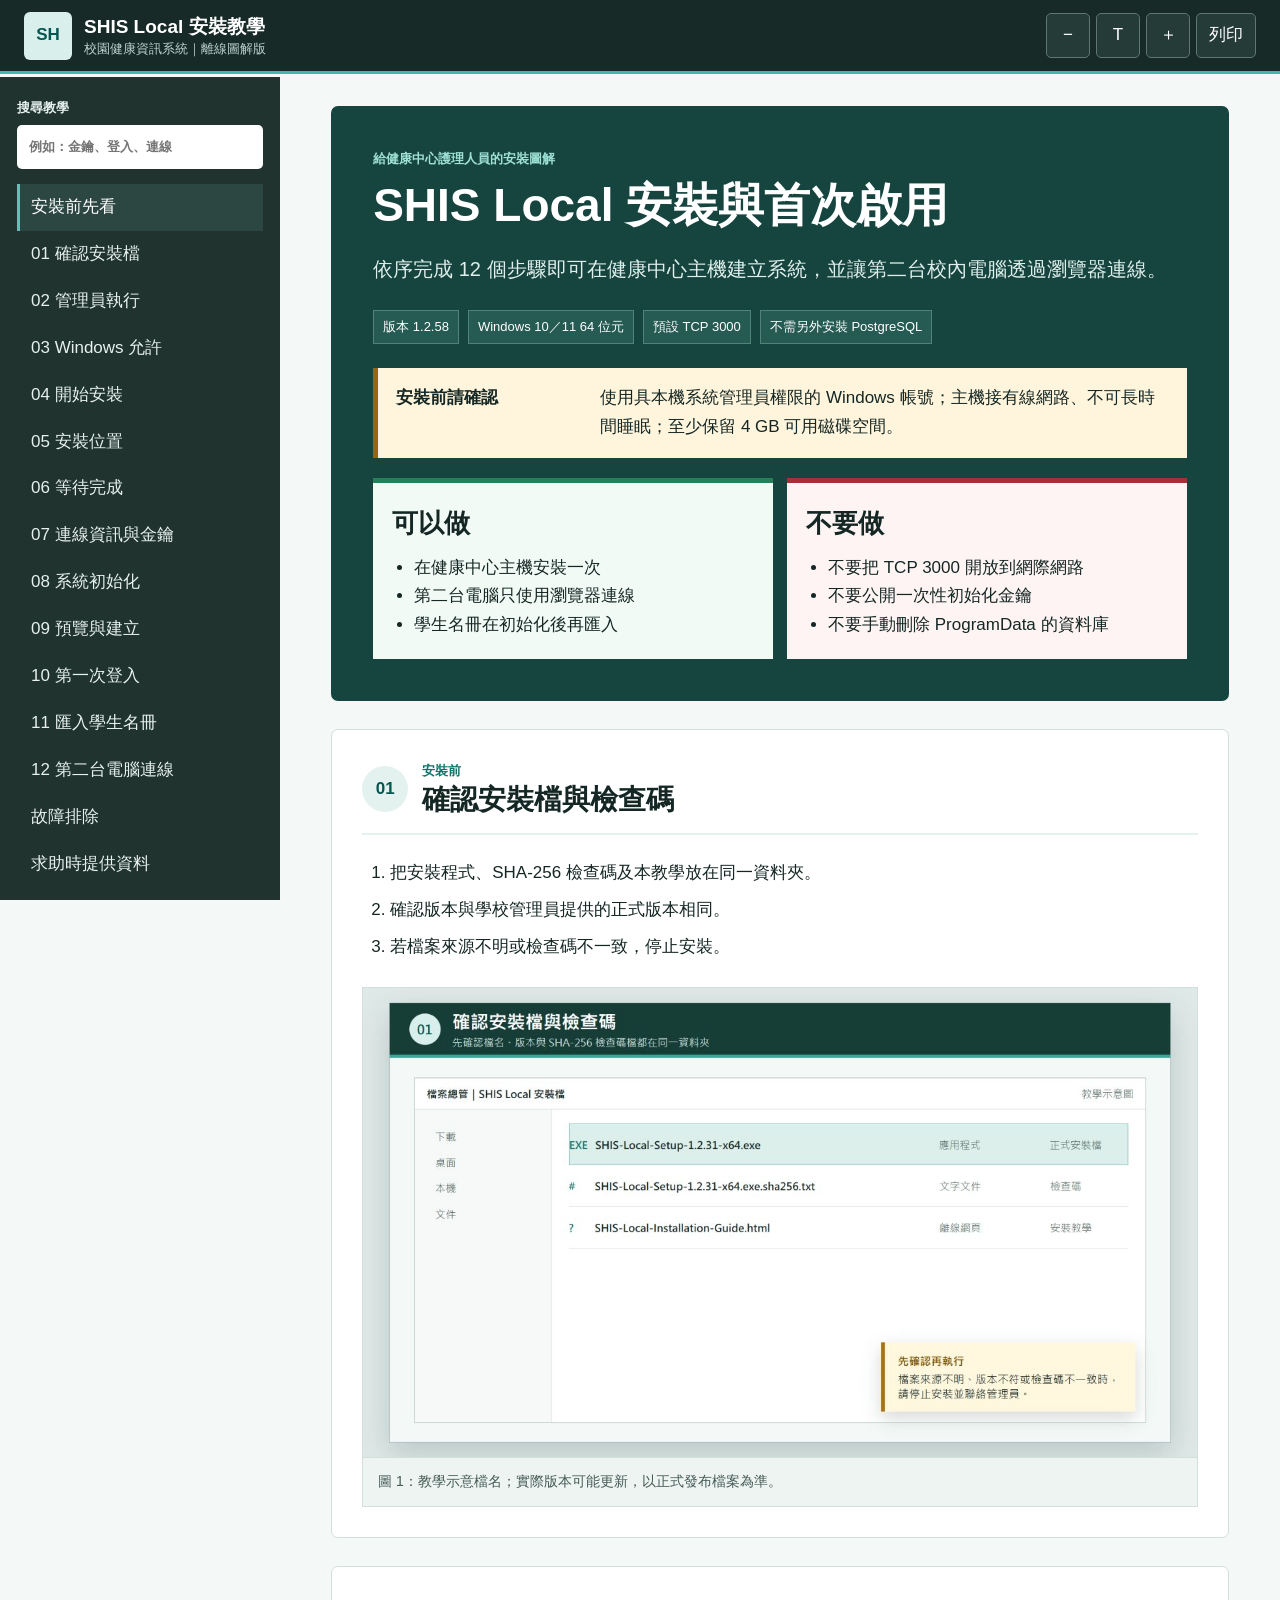
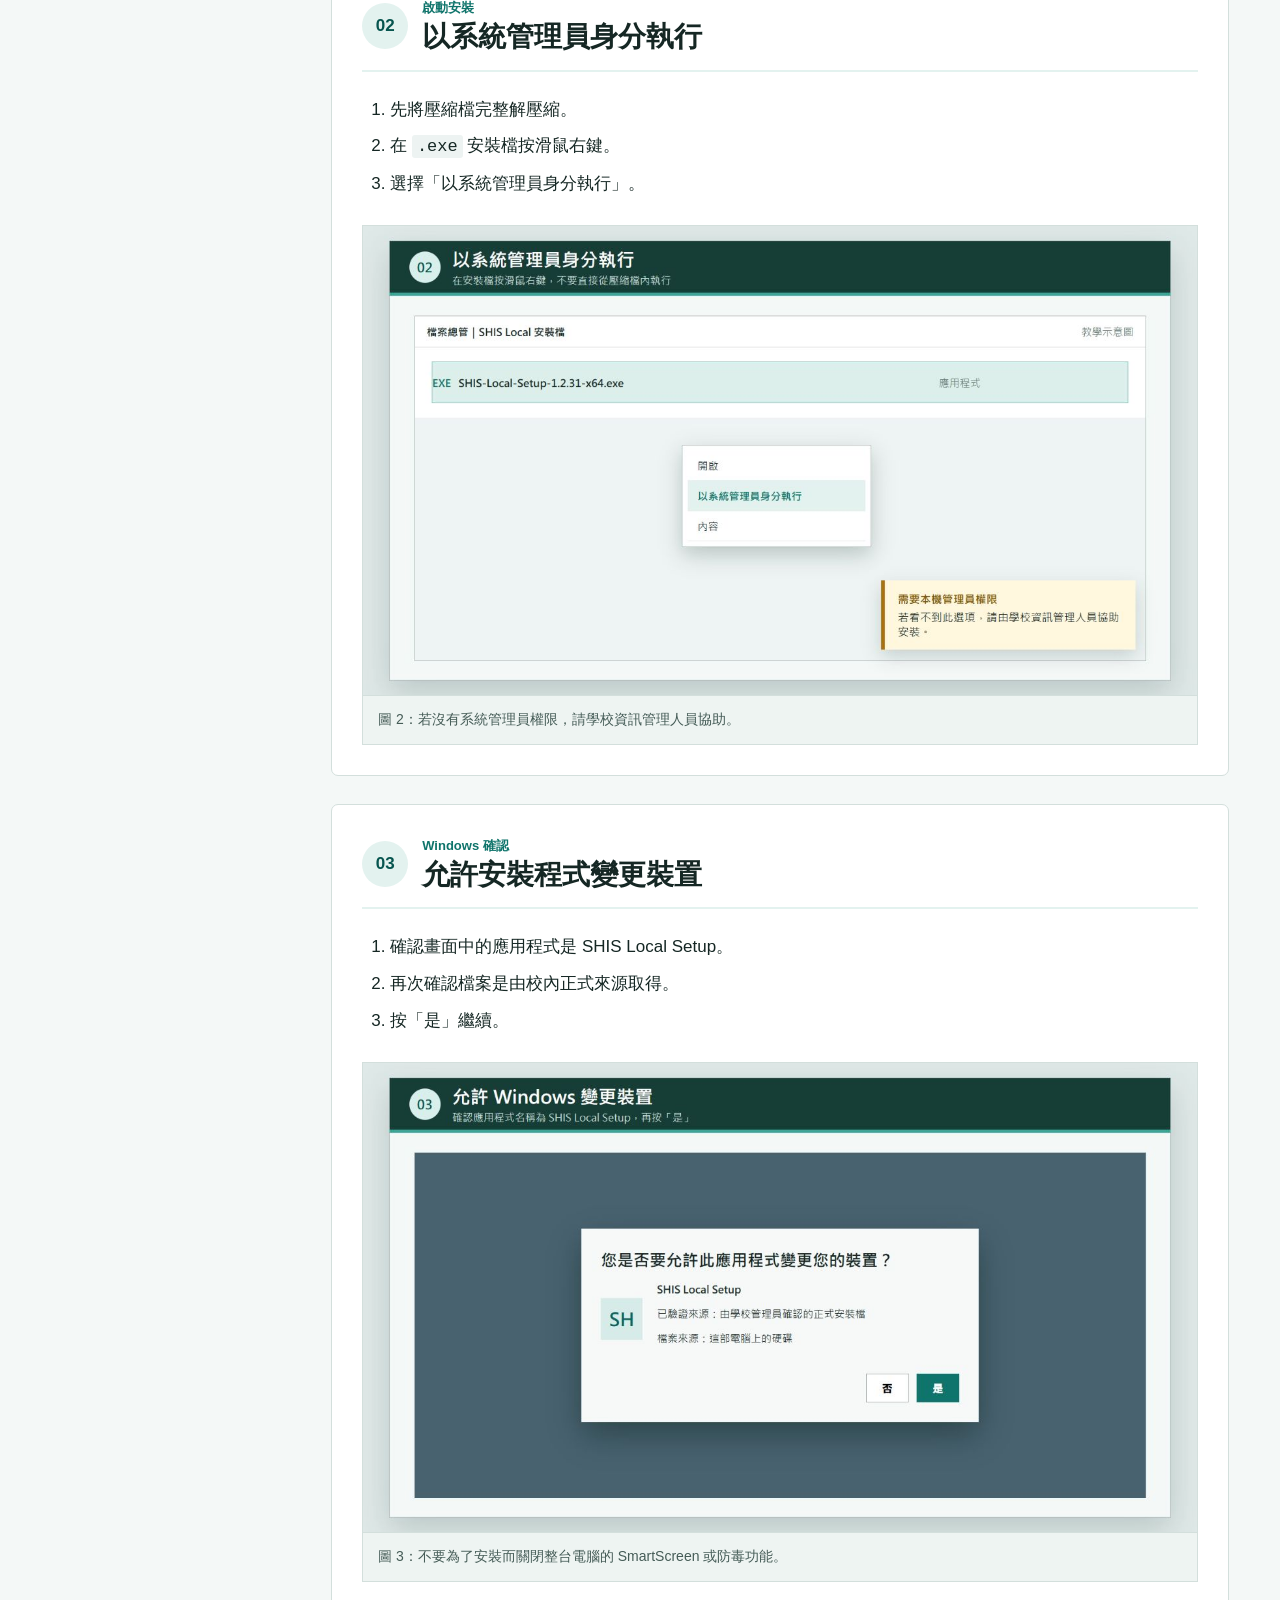
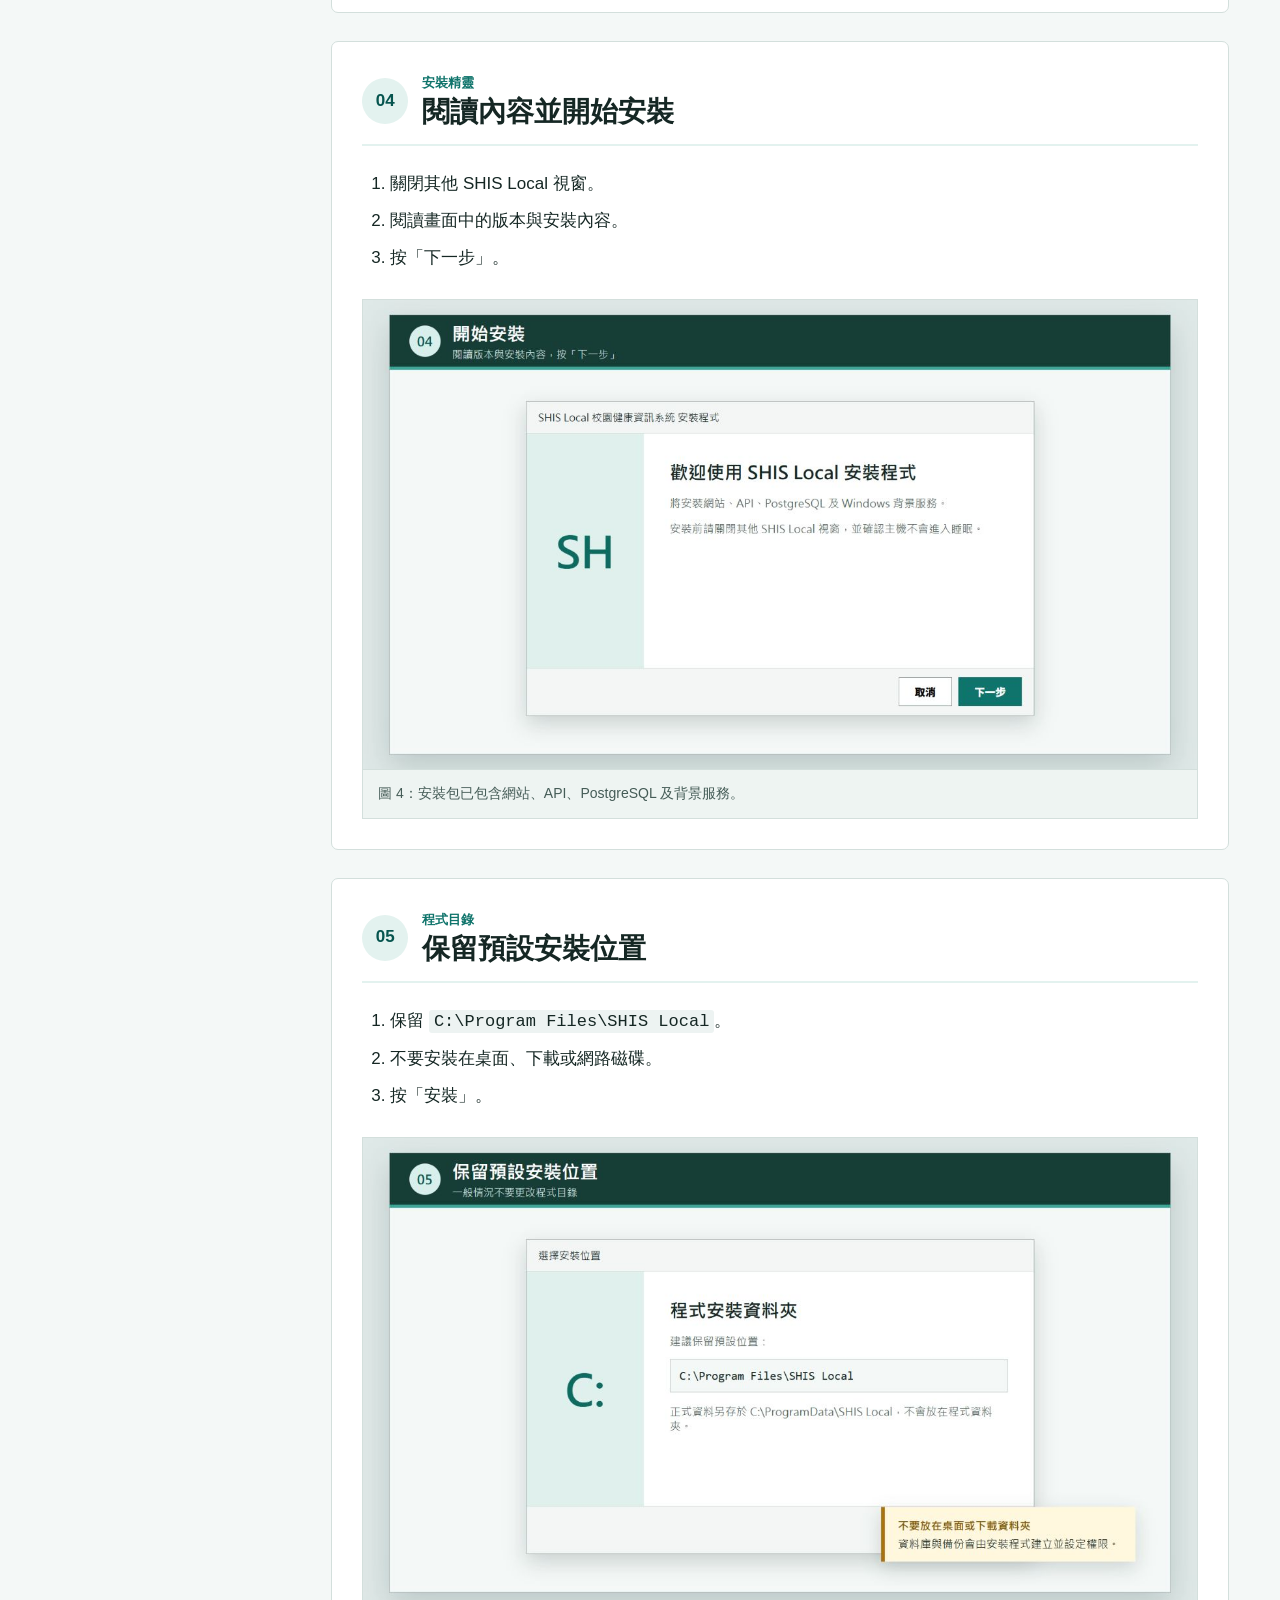
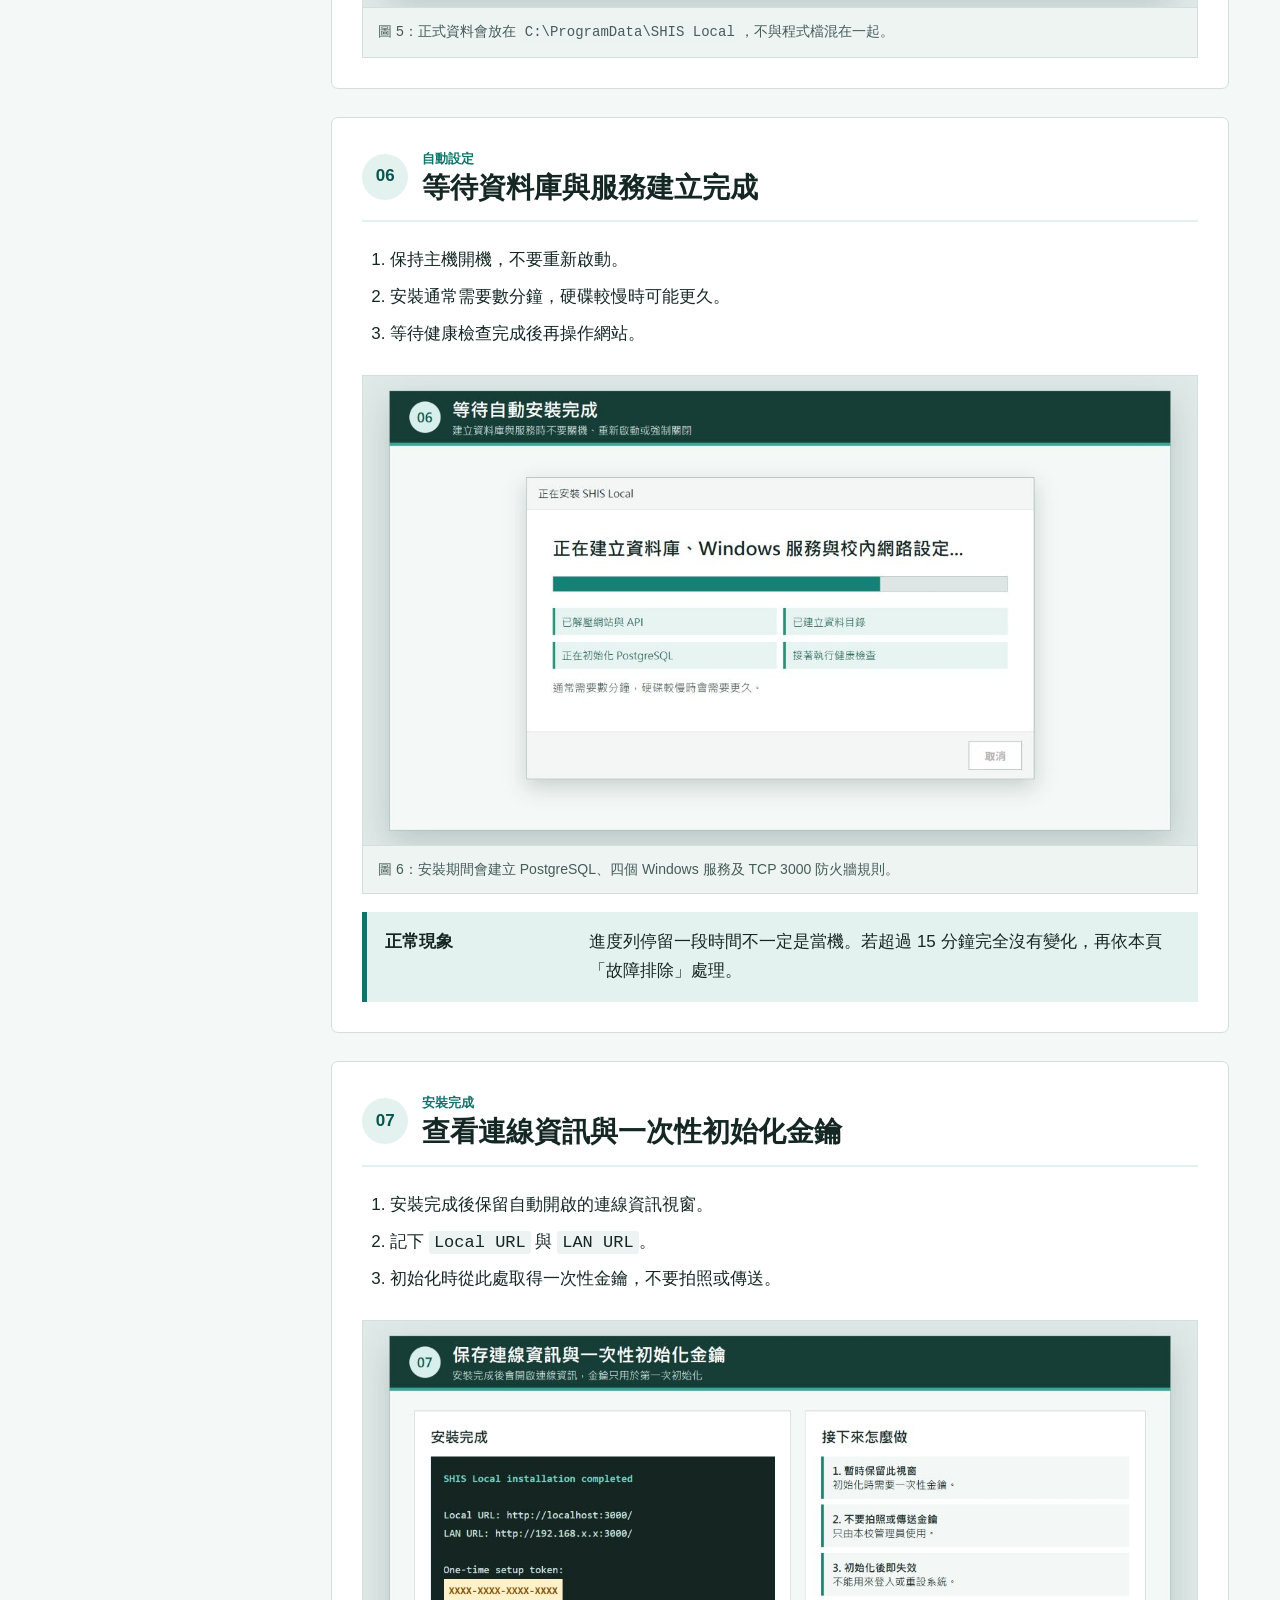
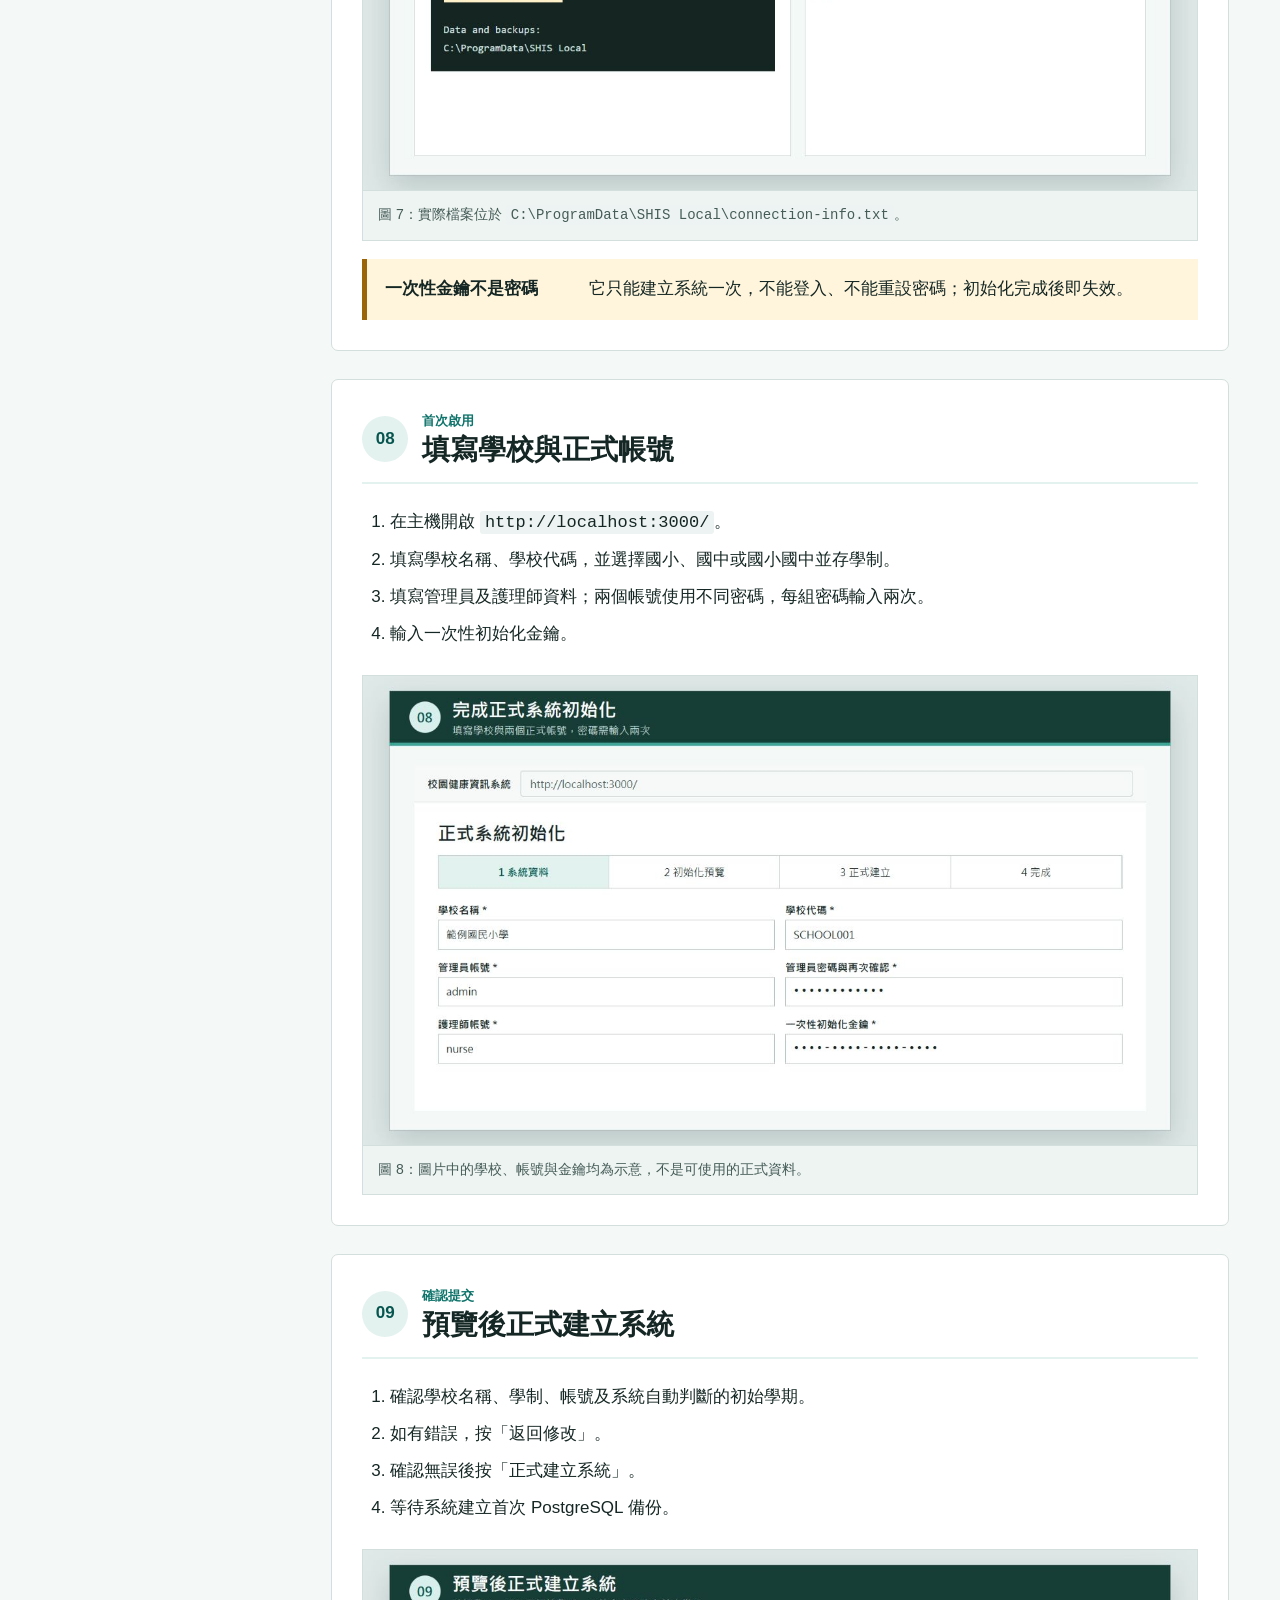
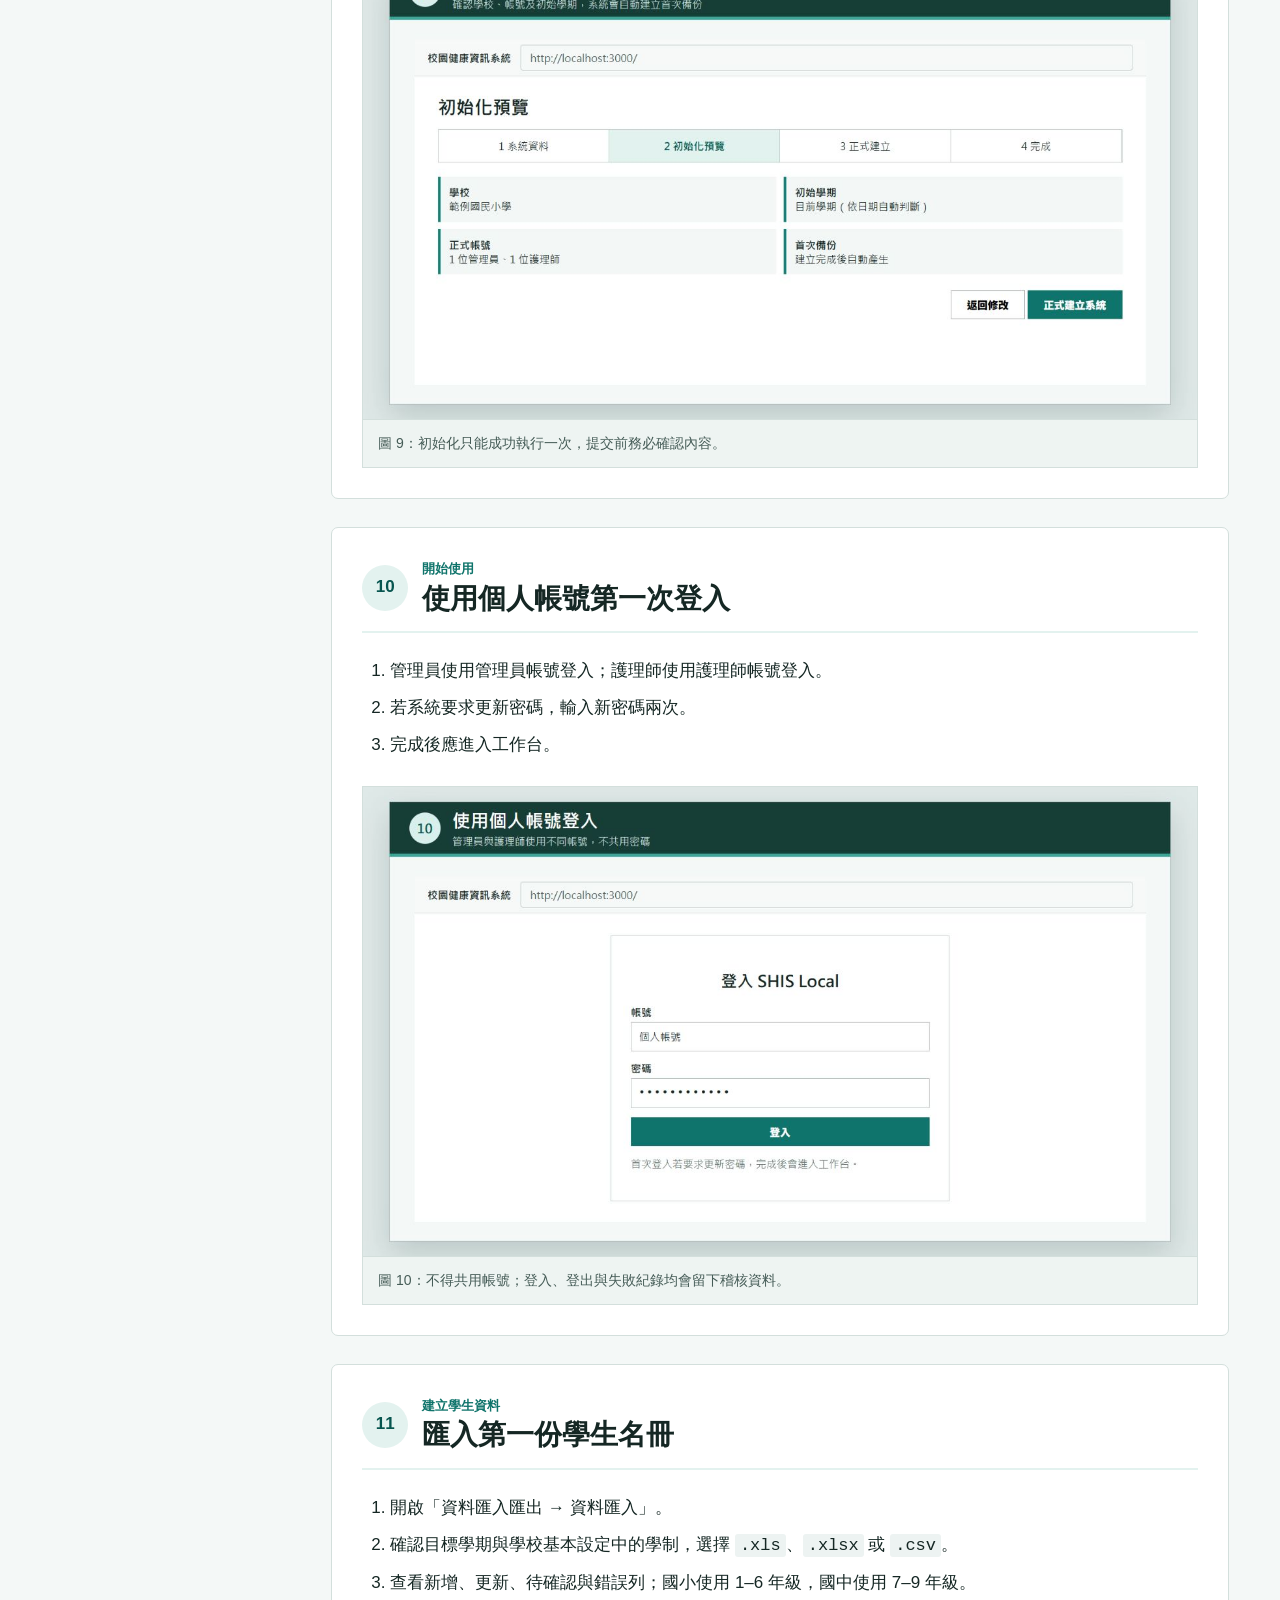
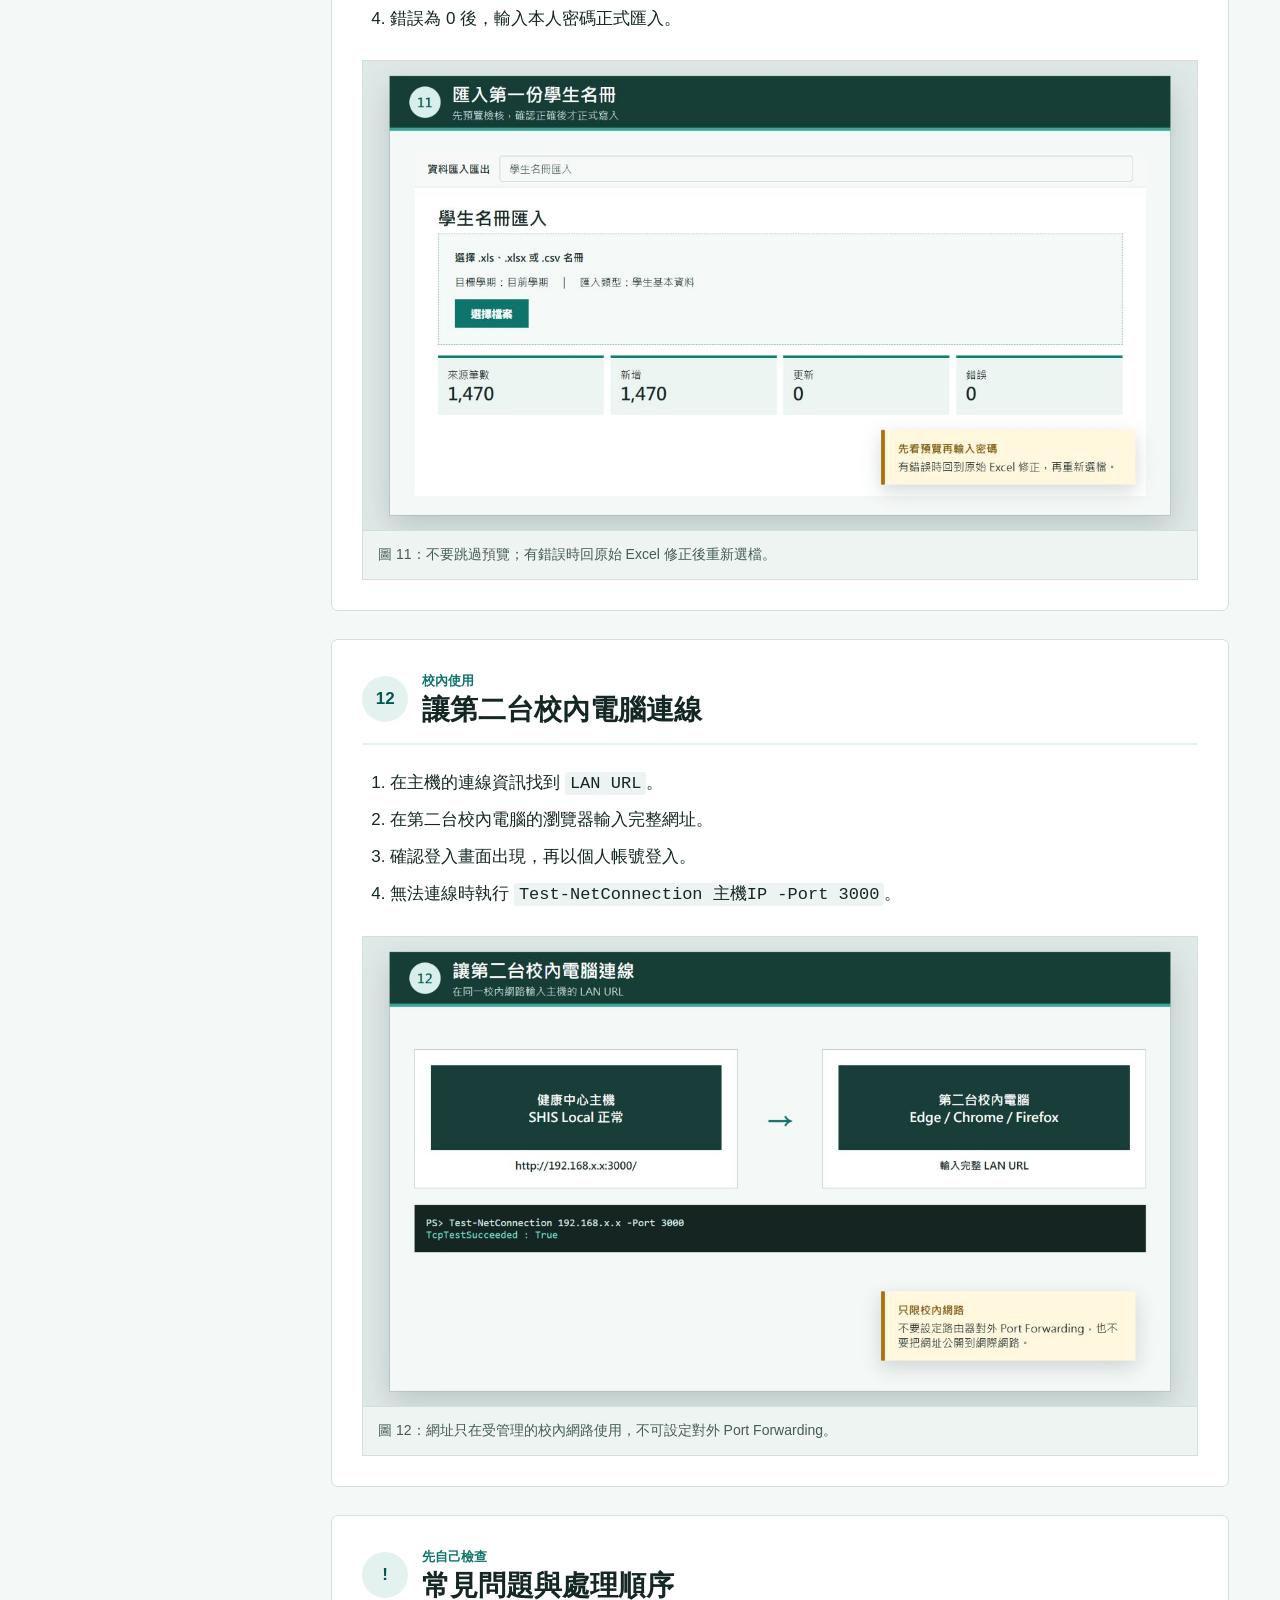
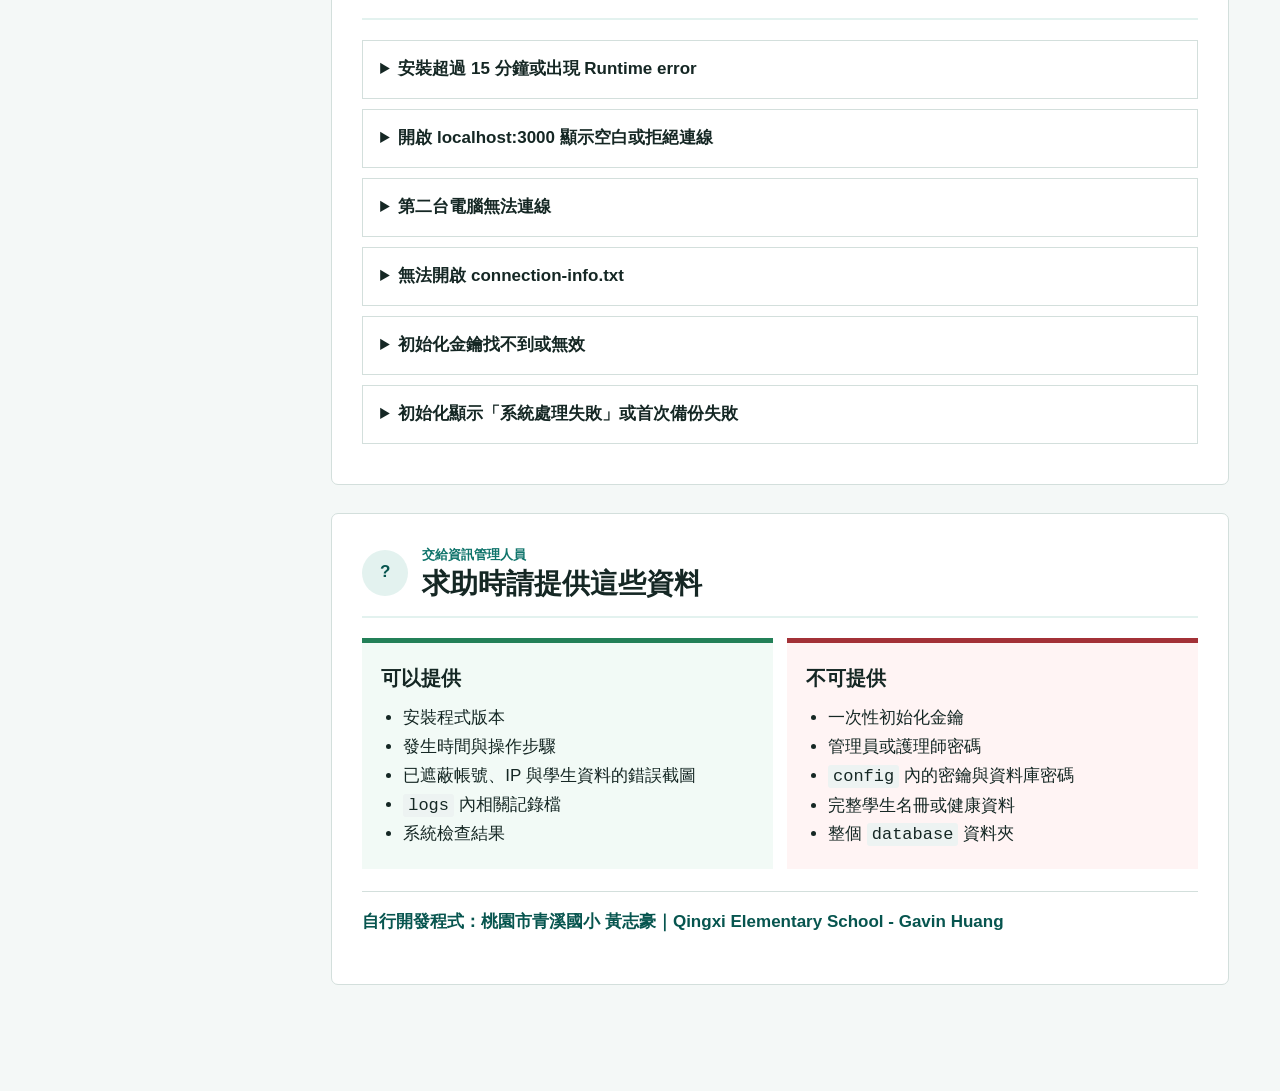
<file: install/index.html>
<!doctype html>
<html lang="zh-Hant">
<head>
  <meta charset="utf-8">
  <meta name="viewport" content="width=device-width,initial-scale=1">
  <meta name="description" content="SHIS Local 校園健康資訊系統離線安裝與首次啟用圖解教學">
  <title>SHIS Local 安裝與首次啟用圖解教學</title>
  <link rel="stylesheet" href="assets/install-guide.css">
</head>
<body>
  <a class="skip-link" href="#content">跳到主要內容</a>
  <header class="site-header">
    <div class="brand-mark" aria-hidden="true">SH</div>
    <div class="brand-copy"><strong>SHIS Local 安裝教學</strong><span>校園健康資訊系統｜離線圖解版</span></div>
    <div class="header-actions" aria-label="閱讀工具">
      <button id="font-down" type="button" title="縮小文字" aria-label="縮小文字">−</button>
      <button id="font-reset" type="button" title="標準文字大小" aria-label="目前文字大小 100%，按下恢復標準大小">T</button>
      <button id="font-up" type="button" title="放大文字" aria-label="放大文字">＋</button>
      <button id="print-guide" type="button">列印</button>
    </div>
  </header>

  <div class="guide-layout">
    <aside class="guide-nav" aria-label="安裝步驟目錄">
      <label class="guide-search" for="guide-search">搜尋教學<input id="guide-search" type="search" placeholder="例如：金鑰、登入、連線"></label>
      <nav id="guide-toc">
        <a href="#overview">安裝前先看</a>
        <a href="#step-1">01 確認安裝檔</a>
        <a href="#step-2">02 管理員執行</a>
        <a href="#step-3">03 Windows 允許</a>
        <a href="#step-4">04 開始安裝</a>
        <a href="#step-5">05 安裝位置</a>
        <a href="#step-6">06 等待完成</a>
        <a href="#step-7">07 連線資訊與金鑰</a>
        <a href="#step-8">08 系統初始化</a>
        <a href="#step-9">09 預覽與建立</a>
        <a href="#step-10">10 第一次登入</a>
        <a href="#step-11">11 匯入學生名冊</a>
        <a href="#step-12">12 第二台電腦連線</a>
        <a href="#troubleshooting">故障排除</a>
        <a href="#support">求助時提供資料</a>
      </nav>
      <p class="offline-badge">完全離線可閱讀<br>畫面均為無個資教學示意圖</p>
    </aside>

    <main id="content">
      <section id="overview" class="guide-section guide-hero" data-keywords="準備 系統需求 版本 port 3000">
        <p class="eyebrow">給健康中心護理人員的安裝圖解</p>
        <h1>SHIS Local 安裝與首次啟用</h1>
        <p class="lead">依序完成 12 個步驟即可在健康中心主機建立系統，並讓第二台校內電腦透過瀏覽器連線。</p>
        <div class="hero-status"><span>版本 1.2.58</span><span>Windows 10／11 64 位元</span><span>預設 TCP 3000</span><span>不需另外安裝 PostgreSQL</span></div>
        <div class="callout warning"><strong>安裝前請確認</strong><span>使用具本機系統管理員權限的 Windows 帳號；主機接有線網路、不可長時間睡眠；至少保留 4 GB 可用磁碟空間。</span></div>
        <div class="do-dont">
          <article><h2>可以做</h2><ul><li>在健康中心主機安裝一次</li><li>第二台電腦只使用瀏覽器連線</li><li>學生名冊在初始化後再匯入</li></ul></article>
          <article class="restricted"><h2>不要做</h2><ul><li>不要把 TCP 3000 開放到網際網路</li><li>不要公開一次性初始化金鑰</li><li>不要手動刪除 ProgramData 的資料庫</li></ul></article>
        </div>
      </section>

      <section id="step-1" class="guide-section step-section" data-keywords="檔案 sha256 檢查碼 下載 版本">
        <div class="section-title"><span>01</span><div><p>安裝前</p><h2>確認安裝檔與檢查碼</h2></div></div>
        <ol><li>把安裝程式、SHA-256 檢查碼及本教學放在同一資料夾。</li><li>確認版本與學校管理員提供的正式版本相同。</li><li>若檔案來源不明或檢查碼不一致，停止安裝。</li></ol>
        <figure><img src="assets/screenshots/01-verify-files.png" alt="檔案總管中顯示 SHIS Local 安裝檔、SHA-256 檢查碼與離線教學檔"><figcaption>圖 1：教學示意檔名；實際版本可能更新，以正式發布檔案為準。</figcaption></figure>
      </section>

      <section id="step-2" class="guide-section step-section" data-keywords="右鍵 系統管理員 執行 權限">
        <div class="section-title"><span>02</span><div><p>啟動安裝</p><h2>以系統管理員身分執行</h2></div></div>
        <ol><li>先將壓縮檔完整解壓縮。</li><li>在 <code>.exe</code> 安裝檔按滑鼠右鍵。</li><li>選擇「以系統管理員身分執行」。</li></ol>
        <figure><img src="assets/screenshots/02-run-as-admin.png" alt="SHIS Local 安裝檔右鍵選單，反白以系統管理員身分執行"><figcaption>圖 2：若沒有系統管理員權限，請學校資訊管理人員協助。</figcaption></figure>
      </section>

      <section id="step-3" class="guide-section step-section" data-keywords="UAC Windows 允許 裝置 是">
        <div class="section-title"><span>03</span><div><p>Windows 確認</p><h2>允許安裝程式變更裝置</h2></div></div>
        <ol><li>確認畫面中的應用程式是 SHIS Local Setup。</li><li>再次確認檔案是由校內正式來源取得。</li><li>按「是」繼續。</li></ol>
        <figure><img src="assets/screenshots/03-windows-uac.png" alt="Windows 使用者帳戶控制視窗，顯示 SHIS Local Setup 並可選擇是"><figcaption>圖 3：不要為了安裝而關閉整台電腦的 SmartScreen 或防毒功能。</figcaption></figure>
      </section>

      <section id="step-4" class="guide-section step-section" data-keywords="安裝程式 歡迎 下一步">
        <div class="section-title"><span>04</span><div><p>安裝精靈</p><h2>閱讀內容並開始安裝</h2></div></div>
        <ol><li>關閉其他 SHIS Local 視窗。</li><li>閱讀畫面中的版本與安裝內容。</li><li>按「下一步」。</li></ol>
        <figure><img src="assets/screenshots/04-setup-welcome.png" alt="SHIS Local 安裝精靈歡迎畫面與下一步按鈕"><figcaption>圖 4：安裝包已包含網站、API、PostgreSQL 及背景服務。</figcaption></figure>
      </section>

      <section id="step-5" class="guide-section step-section" data-keywords="Program Files 路徑 位置 資料夾">
        <div class="section-title"><span>05</span><div><p>程式目錄</p><h2>保留預設安裝位置</h2></div></div>
        <ol><li>保留 <code>C:\Program Files\SHIS Local</code>。</li><li>不要安裝在桌面、下載或網路磁碟。</li><li>按「安裝」。</li></ol>
        <figure><img src="assets/screenshots/05-install-location.png" alt="SHIS Local 安裝位置畫面，顯示預設 Program Files 路徑"><figcaption>圖 5：正式資料會放在 <code>C:\ProgramData\SHIS Local</code>，不與程式檔混在一起。</figcaption></figure>
      </section>

      <section id="step-6" class="guide-section step-section" data-keywords="等待 進度 資料庫 PostgreSQL 防火牆 服務">
        <div class="section-title"><span>06</span><div><p>自動設定</p><h2>等待資料庫與服務建立完成</h2></div></div>
        <ol><li>保持主機開機，不要重新啟動。</li><li>安裝通常需要數分鐘，硬碟較慢時可能更久。</li><li>等待健康檢查完成後再操作網站。</li></ol>
        <figure><img src="assets/screenshots/06-install-progress.png" alt="SHIS Local 正在建立資料庫、Windows 服務與校內網路設定的進度畫面"><figcaption>圖 6：安裝期間會建立 PostgreSQL、四個 Windows 服務及 TCP 3000 防火牆規則。</figcaption></figure>
        <div class="callout"><strong>正常現象</strong><span>進度列停留一段時間不一定是當機。若超過 15 分鐘完全沒有變化，再依本頁「故障排除」處理。</span></div>
      </section>

      <section id="step-7" class="guide-section step-section" data-keywords="connection-info 一次性 金鑰 LAN URL localhost ProgramData">
        <div class="section-title"><span>07</span><div><p>安裝完成</p><h2>查看連線資訊與一次性初始化金鑰</h2></div></div>
        <ol><li>安裝完成後保留自動開啟的連線資訊視窗。</li><li>記下 <code>Local URL</code> 與 <code>LAN URL</code>。</li><li>初始化時從此處取得一次性金鑰，不要拍照或傳送。</li></ol>
        <figure><img src="assets/screenshots/07-connection-info.png" alt="連線資訊示意畫面，IP 與一次性初始化金鑰均以範例遮罩"><figcaption>圖 7：實際檔案位於 <code>C:\ProgramData\SHIS Local\connection-info.txt</code>。</figcaption></figure>
        <div class="callout warning"><strong>一次性金鑰不是密碼</strong><span>它只能建立系統一次，不能登入、不能重設密碼；初始化完成後即失效。</span></div>
      </section>

      <section id="step-8" class="guide-section step-section" data-keywords="初始化 學校 管理員 護理師 帳號 密碼 金鑰">
        <div class="section-title"><span>08</span><div><p>首次啟用</p><h2>填寫學校與正式帳號</h2></div></div>
        <ol><li>在主機開啟 <code>http://localhost:3000/</code>。</li><li>填寫學校名稱、學校代碼，並選擇國小、國中或國小國中並存學制。</li><li>填寫管理員及護理師資料；兩個帳號使用不同密碼，每組密碼輸入兩次。</li><li>輸入一次性初始化金鑰。</li></ol>
        <figure><img src="assets/screenshots/08-system-initialization.png" alt="正式系統初始化畫面，密碼與一次性金鑰均以圓點遮蔽"><figcaption>圖 8：圖片中的學校、帳號與金鑰均為示意，不是可使用的正式資料。</figcaption></figure>
      </section>

      <section id="step-9" class="guide-section step-section" data-keywords="預覽 學期 首次備份 建立 正式系統">
        <div class="section-title"><span>09</span><div><p>確認提交</p><h2>預覽後正式建立系統</h2></div></div>
        <ol><li>確認學校名稱、學制、帳號及系統自動判斷的初始學期。</li><li>如有錯誤，按「返回修改」。</li><li>確認無誤後按「正式建立系統」。</li><li>等待系統建立首次 PostgreSQL 備份。</li></ol>
        <figure><img src="assets/screenshots/09-initialization-preview.png" alt="初始化預覽畫面，列出學校、初始學期、帳號與首次備份"><figcaption>圖 9：初始化只能成功執行一次，提交前務必確認內容。</figcaption></figure>
      </section>

      <section id="step-10" class="guide-section step-section" data-keywords="登入 admin nurse 管理員 護理師 更新密碼 工作台">
        <div class="section-title"><span>10</span><div><p>開始使用</p><h2>使用個人帳號第一次登入</h2></div></div>
        <ol><li>管理員使用管理員帳號登入；護理師使用護理師帳號登入。</li><li>若系統要求更新密碼，輸入新密碼兩次。</li><li>完成後應進入工作台。</li></ol>
        <figure><img src="assets/screenshots/10-first-login.png" alt="SHIS Local 登入畫面，帳號為泛稱且密碼已遮蔽"><figcaption>圖 10：不得共用帳號；登入、登出與失敗紀錄均會留下稽核資料。</figcaption></figure>
      </section>

      <section id="step-11" class="guide-section step-section" data-keywords="學生 名冊 匯入 Excel xls xlsx csv 預覽 錯誤">
        <div class="section-title"><span>11</span><div><p>建立學生資料</p><h2>匯入第一份學生名冊</h2></div></div>
        <ol><li>開啟「資料匯入匯出 → 資料匯入」。</li><li>確認目標學期與學校基本設定中的學制，選擇 <code>.xls</code>、<code>.xlsx</code> 或 <code>.csv</code>。</li><li>查看新增、更新、待確認與錯誤列；國小使用 1–6 年級，國中使用 7–9 年級。</li><li>錯誤為 0 後，輸入本人密碼正式匯入。</li></ol>
        <figure><img src="assets/screenshots/11-student-roster-import.png" alt="學生名冊匯入預覽示意，顯示來源、新增、更新與錯誤統計，不含學生資料"><figcaption>圖 11：不要跳過預覽；有錯誤時回原始 Excel 修正後重新選檔。</figcaption></figure>
      </section>

      <section id="step-12" class="guide-section step-section" data-keywords="第二台 電腦 IP 內網 LAN URL Test-NetConnection 3000">
        <div class="section-title"><span>12</span><div><p>校內使用</p><h2>讓第二台校內電腦連線</h2></div></div>
        <ol><li>在主機的連線資訊找到 <code>LAN URL</code>。</li><li>在第二台校內電腦的瀏覽器輸入完整網址。</li><li>確認登入畫面出現，再以個人帳號登入。</li><li>無法連線時執行 <code>Test-NetConnection 主機IP -Port 3000</code>。</li></ol>
        <figure><img src="assets/screenshots/12-lan-connection.png" alt="健康中心主機與第二台校內電腦透過 TCP 3000 連線示意圖"><figcaption>圖 12：網址只在受管理的校內網路使用，不可設定對外 Port Forwarding。</figcaption></figure>
      </section>

      <section id="troubleshooting" class="guide-section" data-keywords="錯誤 空白 無法連線 runtime error logs 服務 防火牆 初始化 備份 要求編號">
        <div class="section-title"><span>!</span><div><p>先自己檢查</p><h2>常見問題與處理順序</h2></div></div>
        <details><summary>安裝超過 15 分鐘或出現 Runtime error</summary><p>不要重複安裝多次。記下錯誤碼，確認 <code>C:\ProgramData\SHIS Local\logs\install.log</code> 是否存在，再由資訊管理人員檢查 TCP 3000 是否被占用。</p></details>
        <details><summary>開啟 localhost:3000 顯示空白或拒絕連線</summary><p>先等待主機開機後 1 至 2 分鐘，再從開始功能表執行「SHIS Local 系統檢查」。四個服務應為執行中：SHISLocalPostgreSQL、SHISLocalWeb、SHISLocalApi、SHISLocalGateway。</p></details>
        <details><summary>第二台電腦無法連線</summary><p>確認主機未睡眠、IP 沒有改變、兩台電腦位於可互通的校內網段，且 <code>Test-NetConnection 主機IP -Port 3000</code> 顯示 True。</p></details>
        <details><summary>無法開啟 connection-info.txt</summary><p>請由安裝主機的系統管理員開啟。不要自行變更整個 <code>C:\ProgramData\SHIS Local</code> 資料夾權限，也不要把檔案複製到公開資料夾。</p></details>
        <details><summary>初始化金鑰找不到或無效</summary><p>確認讀取的是同一台主機的 `connection-info.txt`。若系統已初始化，金鑰失效屬正常現象，請直接使用正式帳號登入。</p></details>
        <details><summary>初始化顯示「系統處理失敗」或首次備份失敗</summary><p>先重新整理一次。若出現登入畫面，表示系統資料已建立，請登入管理員帳號並立即到「資料備份與還原」建立首次備份；若仍停在初始化精靈，系統會先檢查 PostgreSQL 備份工具與備份目錄，不會在檢查失敗時寫入正式資料。請記下畫面上的要求編號，交由資訊管理人員查看 <code>C:\ProgramData\SHIS Local\logs\SHISApiService.out.log</code> 與 <code>SHISApiService.err.log</code>。</p></details>
      </section>

      <section id="support" class="guide-section" data-keywords="求助 技術支援 log 記錄 截圖 個資">
        <div class="section-title"><span>?</span><div><p>交給資訊管理人員</p><h2>求助時請提供這些資料</h2></div></div>
        <div class="support-grid"><article><h3>可以提供</h3><ul><li>安裝程式版本</li><li>發生時間與操作步驟</li><li>已遮蔽帳號、IP 與學生資料的錯誤截圖</li><li><code>logs</code> 內相關記錄檔</li><li>系統檢查結果</li></ul></article><article class="restricted"><h3>不可提供</h3><ul><li>一次性初始化金鑰</li><li>管理員或護理師密碼</li><li><code>config</code> 內的密鑰與資料庫密碼</li><li>完整學生名冊或健康資料</li><li>整個 <code>database</code> 資料夾</li></ul></article></div>
        <p class="copyright-line">自行開發程式：桃園市青溪國小 黃志豪｜Qingxi Elementary School - Gavin Huang</p>
      </section>
      <p id="no-results" class="no-results" hidden>找不到符合的教學內容，請改用「金鑰、登入、學生、連線、錯誤」等關鍵字。</p>
    </main>
  </div>
  <script src="assets/install-guide.js"></script>
</body>
</html>
</file>
<file: assets/manual.css>
:root {
  --ink: #152724;
  --muted: #5e716d;
  --line: #d3dfdc;
  --soft: #f4f8f7;
  --paper: #ffffff;
  --accent: #0f746b;
  --accent-dark: #07554f;
  --accent-soft: #e3f2ef;
  --warn: #9a6508;
  --warn-soft: #fff5dc;
  --danger: #a33137;
  --font-scale: 1;
}

* { box-sizing: border-box; }
html { scroll-behavior: smooth; }
body { margin: 0; color: var(--ink); background: var(--soft); font-family: "Microsoft JhengHei", "Noto Sans TC", Arial, sans-serif; font-size: calc(16px * var(--font-scale)); line-height: 1.65; letter-spacing: 0; }
button, input { font: inherit; letter-spacing: 0; }
button, a { -webkit-tap-highlight-color: transparent; }
a { color: inherit; }
.skip-link { position: fixed; z-index: 100; top: 8px; left: 8px; padding: 10px 14px; background: var(--ink); color: white; transform: translateY(-150%); }
.skip-link:focus { transform: translateY(0); }

.site-header { position: sticky; top: 0; z-index: 20; min-height: 72px; display: flex; align-items: center; gap: 12px; padding: 10px 24px; color: white; background: #172a27; border-bottom: 3px solid #43b7a9; }
.brand-mark { width: 46px; height: 46px; display: grid; place-items: center; color: var(--accent-dark); background: #d9efeb; font-size: 22px; font-weight: 800; border-radius: 6px; }
.brand-copy { display: flex; flex-direction: column; line-height: 1.35; }
.brand-copy strong { font-size: 18px; }
.brand-copy span { color: #bcd2ce; font-size: 13px; }
.header-actions { display: flex; gap: 6px; margin-left: auto; }
.header-actions button { min-width: 42px; min-height: 42px; padding: 7px 11px; color: white; background: #243b37; border: 1px solid #5d7772; border-radius: 5px; cursor: pointer; }
.header-actions button:hover, .header-actions button:focus-visible { background: #31514b; outline: 3px solid #9bd5cc; outline-offset: 2px; }

.manual-layout { display: grid; grid-template-columns: 268px minmax(0, 1fr); max-width: 1540px; margin: 0 auto; }
.manual-nav { position: sticky; top: 75px; height: calc(100vh - 75px); padding: 22px 18px; overflow-y: auto; background: #20332f; color: #e7f1ef; }
.manual-search { display: grid; gap: 6px; margin-bottom: 18px; font-size: 13px; font-weight: 700; }
.manual-search input { width: 100%; min-height: 44px; padding: 8px 10px; color: var(--ink); background: white; border: 2px solid transparent; border-radius: 5px; }
.manual-search input:focus { border-color: #72c9bc; outline: 2px solid white; outline-offset: 2px; }
.manual-nav nav { display: grid; }
.manual-nav nav a { padding: 10px 12px; text-decoration: none; border-left: 3px solid transparent; }
.manual-nav nav a:hover, .manual-nav nav a:focus-visible, .manual-nav nav a.active { color: white; background: #2c4741; border-left-color: #55c6b7; outline: none; }
.offline-badge { margin: 22px 8px 0; padding-top: 14px; color: #a9c2bd; border-top: 1px solid #47605b; font-size: 13px; }
.install-guide-link { display: block; margin: 18px 8px 0; padding: 11px 12px; color: #102f2b; background: #d9efea; border: 1px solid #8bc1b6; font-weight: 800; text-align: center; text-decoration: none; }
.install-guide-link:hover, .install-guide-link:focus-visible { background: white; outline: 3px solid #76b6aa; outline-offset: 2px; }

main { min-width: 0; padding: 32px clamp(18px, 4vw, 58px) 80px; }
.manual-section { max-width: 1120px; margin: 0 auto 28px; padding: 28px; background: var(--paper); border: 1px solid var(--line); border-radius: 7px; scroll-margin-top: 96px; }
.manual-section[hidden] { display: none; }
.manual-hero { padding: 40px; color: white; background: #16443e; border: 0; }
.eyebrow, .section-title p { margin: 0; color: var(--accent); font-size: 13px; font-weight: 800; }
.manual-hero .eyebrow { color: #9ee0d6; }
h1 { max-width: 760px; margin: 8px 0 10px; font-size: clamp(32px, 4vw, 50px); line-height: 1.18; }
h2 { margin: 0; font-size: 26px; line-height: 1.3; }
h3 { margin: 0 0 6px; font-size: 19px; }
p { margin: 8px 0 14px; }
.lead { max-width: 820px; color: #dfefec; font-size: 19px; }
.hero-status { display: flex; flex-wrap: wrap; gap: 9px; margin-top: 24px; }
.hero-status span { padding: 5px 9px; background: #265b54; border: 1px solid #53827b; font-size: 13px; }
.developer-credit { margin: 20px 0 0; color: #d7eeea; font-weight: 800; }
.hero-guide-link { display: inline-block; margin-top: 4px; padding: 10px 14px; color: #133c36; background: #e7f6f2; border: 1px solid #91c7bc; font-weight: 800; text-decoration: none; }
.hero-guide-link:hover, .hero-guide-link:focus-visible { background: white; outline: 3px solid #91c7bc; outline-offset: 2px; }
.section-title { display: flex; align-items: center; gap: 14px; margin-bottom: 20px; padding-bottom: 14px; border-bottom: 2px solid var(--accent-soft); }
.section-title > span { width: 44px; height: 44px; display: grid; place-items: center; flex: 0 0 auto; color: var(--accent-dark); background: var(--accent-soft); border-radius: 50%; font-weight: 800; }

.steps { display: grid; gap: 10px; padding: 0; list-style: none; counter-reset: step; }
.steps li { position: relative; display: grid; grid-template-columns: minmax(150px, 220px) 1fr; gap: 16px; padding: 14px 16px 14px 54px; background: #f7faf9; border-left: 4px solid var(--accent); counter-increment: step; }
.steps li::before { content: counter(step); position: absolute; left: 16px; top: 13px; width: 26px; height: 26px; display: grid; place-items: center; color: white; background: var(--accent); border-radius: 50%; font-size: 13px; font-weight: 800; }
.steps span, .quick-grid p, .two-column p, .two-column li { color: var(--muted); }
.workflow-strip { display: grid; grid-template-columns: repeat(auto-fit, minmax(150px, 1fr)); gap: 1px; margin: 18px 0; background: var(--line); border: 1px solid var(--line); }
.workflow-strip div { min-height: 126px; display: flex; flex-direction: column; gap: 4px; padding: 17px; background: white; }
.workflow-strip b { width: 30px; height: 30px; display: grid; place-items: center; color: white; background: var(--accent); border-radius: 50%; }
.workflow-strip span { color: var(--muted); font-size: 14px; }
.quick-grid, .privacy-grid { display: grid; grid-template-columns: repeat(3, 1fr); gap: 12px; }
.quick-grid article, .privacy-grid article, .two-column article { padding: 18px; background: #f7faf9; border-top: 4px solid var(--accent); }
.two-column { display: grid; grid-template-columns: 1fr 1fr; gap: 14px; margin: 16px 0; }
.two-column ul { margin: 8px 0 0; padding-left: 22px; }

.screen-figure { margin: 22px 0; border: 1px solid var(--line); background: #eef4f2; }
.screen-figure img { display: block; width: 100%; height: auto; max-height: 720px; object-fit: contain; object-position: top left; background: white; }
.screen-figure.compact img { max-height: 430px; }
.screen-figure figcaption { padding: 12px 15px; color: #455c57; font-size: 14px; border-top: 1px solid var(--line); }
.callout { display: grid; grid-template-columns: minmax(120px, 180px) 1fr; gap: 14px; margin-top: 18px; padding: 15px 17px; border-left: 5px solid var(--accent); background: var(--accent-soft); }
.callout.warning { border-left-color: var(--warn); background: var(--warn-soft); }
.callout.success { border-left-color: #238058; background: #e5f5ed; }
.feature-table { display: grid; margin: 18px 0; border: 1px solid var(--line); }
.feature-row { display: grid; grid-template-columns: 1fr 1.4fr 1.8fr; min-height: 54px; border-top: 1px solid var(--line); }
.feature-row:first-child { border-top: 0; }
.feature-row > * { padding: 13px 15px; }
.feature-row.header { color: #36534d; background: #eaf2f0; font-weight: 800; }
.privacy-grid article:first-child { border-top-color: var(--danger); }
.privacy-grid article:nth-child(2) { border-top-color: var(--warn); }
details { margin: 9px 0; border: 1px solid var(--line); background: white; }
summary { min-height: 52px; padding: 13px 16px; cursor: pointer; font-weight: 800; }
details p { padding: 0 16px 14px; color: var(--muted); }
.document-control dl { display: grid; grid-template-columns: repeat(2, 1fr); gap: 8px 22px; }
.document-control dl div { display: grid; grid-template-columns: 115px 1fr; padding: 7px 0; border-bottom: 1px solid var(--line); }
.document-control dt { color: var(--muted); }
.document-control dd { margin: 0; font-weight: 700; }
.copyright-line { margin-top: 20px; padding-top: 14px; color: var(--accent-dark); border-top: 1px solid var(--line); font-weight: 800; }
.developer-section { border-top: 5px solid var(--accent); }
.developer-profile { display: grid; grid-template-columns: 82px minmax(220px, 310px) 1fr; gap: 18px; align-items: center; padding: 22px; background: #173e39; color: white; }
.developer-avatar { width: 72px; height: 72px; display: grid; place-items: center; color: var(--accent-dark); background: #d9efeb; border: 3px solid #74c7bb; border-radius: 50%; font-size: 30px; font-weight: 800; }
.developer-identity h3 { margin: 2px 0; font-size: 23px; }
.profile-label { margin: 0; color: #90d6cc; font-size: 13px; font-weight: 800; }
.english-credit { margin: 2px 0 0; color: #bdd7d3; font-size: 13px; }
.developer-summary { margin: 0; padding-left: 18px; color: #e0eeec; border-left: 1px solid #52746e; }
.design-principles { display: grid; grid-template-columns: repeat(4, 1fr); gap: 1px; margin: 16px 0; background: var(--line); border: 1px solid var(--line); }
.design-principles article { min-height: 190px; padding: 18px; background: white; }
.design-principles article > span { display: inline-grid; width: 30px; height: 30px; place-items: center; color: white; background: var(--accent); border-radius: 50%; font-size: 12px; font-weight: 800; }
.design-principles h3 { margin-top: 12px; }
.design-principles p { color: var(--muted); font-size: 14px; }
.copyright-panel { padding: 24px; background: #f7faf9; border: 1px solid var(--line); }
.copyright-heading { display: flex; align-items: center; gap: 12px; margin-bottom: 14px; }
.copyright-heading > span { width: 46px; height: 46px; display: grid; place-items: center; color: white; background: var(--accent-dark); border-radius: 50%; font-size: 25px; font-weight: 800; }
.copyright-heading p, .copyright-heading h3 { margin: 0; }
.copyright-heading p { color: var(--accent); font-size: 12px; font-weight: 800; }
.concept-origin { margin: 16px 0; padding: 15px 17px; background: #eef4f2; border-left: 5px solid #6f8983; }
.concept-origin p { margin: 4px 0 0; color: #435a55; }
.usage-grid { display: grid; grid-template-columns: 1fr 1fr; gap: 12px; margin: 20px 0; }
.usage-grid article { padding: 18px; background: white; border-top: 4px solid #238058; }
.usage-grid article.restricted { border-top-color: var(--danger); }
.usage-grid h4 { margin: 0 0 8px; font-size: 17px; }
.usage-grid ul { margin: 0; padding-left: 21px; }
.rights-notes { display: grid; gap: 8px; }
.rights-notes p { margin: 0; padding: 12px 14px; background: white; border-left: 3px solid #8da5a0; }
.no-results { max-width: 1120px; margin: 30px auto; padding: 30px; text-align: center; background: white; border: 1px solid var(--line); }

@media (max-width: 900px) {
  .site-header { position: relative; flex-wrap: wrap; padding: 10px 14px; }
  .header-actions { width: 100%; margin: 0; }
  .manual-layout { display: block; }
  .manual-nav { position: relative; top: auto; height: auto; padding: 14px; }
  .manual-nav nav { grid-template-columns: repeat(2, 1fr); }
  main { padding: 18px 12px 50px; }
  .manual-section, .manual-hero { padding: 20px; }
  .quick-grid, .privacy-grid, .two-column { grid-template-columns: 1fr; }
  .developer-profile { grid-template-columns: 72px 1fr; }
  .developer-summary { grid-column: 1 / -1; padding: 14px 0 0; border-top: 1px solid #52746e; border-left: 0; }
  .design-principles { grid-template-columns: repeat(2, 1fr); }
  .usage-grid { grid-template-columns: 1fr; }
  .steps li { grid-template-columns: 1fr; gap: 2px; }
  .feature-row { grid-template-columns: 1fr; padding: 9px 0; }
  .feature-row.header { display: none; }
  .document-control dl { grid-template-columns: 1fr; }
}

@media (max-width: 560px) {
  .brand-copy span { display: none; }
  .header-actions button { flex: 1; }
  .manual-nav nav { grid-template-columns: 1fr; }
  h1 { font-size: 32px; }
  h2 { font-size: 23px; }
  .callout { grid-template-columns: 1fr; gap: 4px; }
  .developer-profile { grid-template-columns: 1fr; text-align: center; }
  .developer-avatar { margin: 0 auto; }
  .design-principles { grid-template-columns: 1fr; }
  .document-control dl div { grid-template-columns: 1fr; }
}

@media print {
  body { background: white; font-size: 11pt; }
  .site-header, .manual-nav, .skip-link, .header-actions, .no-results { display: none !important; }
  .manual-layout { display: block; max-width: none; }
  main { padding: 0; }
  .manual-section { max-width: none; margin: 0 0 14mm; padding: 0; border: 0; break-inside: avoid; }
  .manual-hero { padding: 18mm; color: white; background: #16443e !important; -webkit-print-color-adjust: exact; print-color-adjust: exact; }
  .screen-figure img { max-height: 145mm; }
  a { text-decoration: none; }
}
</file>
<file: install/assets/install-guide.css>
:root{--ink:#152724;--muted:#5e716d;--line:#d3dfdc;--soft:#f4f8f7;--paper:#fff;--accent:#0f746b;--accent-dark:#07554f;--accent-soft:#e3f2ef;--warn:#9a6508;--warn-soft:#fff5dc;--danger:#a33137;--font-scale:1}
*{box-sizing:border-box}html{scroll-behavior:smooth}body{margin:0;color:var(--ink);background:var(--soft);font-family:"Microsoft JhengHei","Noto Sans TC",Arial,sans-serif;font-size:calc(17px * var(--font-scale));line-height:1.7;letter-spacing:0}button,input{font:inherit;letter-spacing:0}a{color:inherit}.skip-link{position:fixed;z-index:100;top:8px;left:8px;padding:10px 14px;background:var(--ink);color:#fff;transform:translateY(-150%)}.skip-link:focus{transform:translateY(0)}
.site-header{position:sticky;top:0;z-index:20;min-height:74px;display:flex;align-items:center;gap:12px;padding:10px 24px;color:#fff;background:#172a27;border-bottom:3px solid #43b7a9}.brand-mark{width:48px;height:48px;display:grid;place-items:center;color:var(--accent-dark);background:#d9efeb;font-weight:900;border-radius:6px}.brand-copy{display:flex;flex-direction:column;line-height:1.35}.brand-copy strong{font-size:19px}.brand-copy span{color:#bcd2ce;font-size:13px}.header-actions{display:flex;gap:6px;margin-left:auto}.header-actions button{min-width:44px;min-height:44px;padding:7px 12px;color:#fff;background:#243b37;border:1px solid #5d7772;border-radius:5px;cursor:pointer}.header-actions button:hover,.header-actions button:focus-visible{background:#31514b;outline:3px solid #9bd5cc;outline-offset:2px}
.guide-layout{display:grid;grid-template-columns:280px minmax(0,1fr);max-width:1580px;margin:0 auto}.guide-nav{position:sticky;top:77px;height:calc(100vh - 77px);padding:20px 17px;overflow-y:auto;background:#20332f;color:#e7f1ef}.guide-search{display:grid;gap:6px;margin-bottom:15px;font-size:13px;font-weight:800}.guide-search input{width:100%;min-height:44px;padding:8px 10px;color:var(--ink);background:#fff;border:2px solid transparent;border-radius:5px}.guide-search input:focus{border-color:#72c9bc;outline:2px solid #fff;outline-offset:2px}.guide-nav nav{display:grid}.guide-nav nav a{padding:9px 11px;text-decoration:none;border-left:3px solid transparent}.guide-nav nav a:hover,.guide-nav nav a:focus-visible,.guide-nav nav a.active{color:#fff;background:#2c4741;border-left-color:#55c6b7;outline:none}.offline-badge{margin:20px 8px 0;padding-top:13px;color:#a9c2bd;border-top:1px solid #47605b;font-size:13px}
main{min-width:0;padding:32px clamp(18px,4vw,58px) 80px}.guide-section{max-width:1120px;margin:0 auto 28px;padding:30px;background:var(--paper);border:1px solid var(--line);border-radius:7px;scroll-margin-top:98px}.guide-section[hidden]{display:none}.guide-hero{padding:42px;color:#fff;background:#16443e;border:0}.eyebrow{margin:0;color:#9ee0d6;font-size:13px;font-weight:900}.guide-hero h1{max-width:800px;margin:8px 0 10px;font-size:46px;line-height:1.18}.lead{max-width:850px;color:#dfefec;font-size:20px}.hero-status{display:flex;flex-wrap:wrap;gap:9px;margin:24px 0}.hero-status span{padding:5px 9px;background:#265b54;border:1px solid #53827b;font-size:13px}.section-title{display:flex;align-items:center;gap:14px;margin-bottom:20px;padding-bottom:14px;border-bottom:2px solid var(--accent-soft)}.section-title>span{width:46px;height:46px;display:grid;place-items:center;flex:0 0 auto;color:var(--accent-dark);background:var(--accent-soft);border-radius:50%;font-weight:900}.section-title p{margin:0;color:var(--accent);font-size:13px;font-weight:900}.section-title h2{margin:0;font-size:28px;line-height:1.3}.step-section ol{margin:0 0 20px;padding-left:28px}.step-section li{padding:4px 0}.guide-section code{padding:2px 5px;background:#edf3f2;border-radius:3px}figure{margin:22px 0 0;background:#eef4f2;border:1px solid var(--line)}figure img{display:block;width:100%;height:auto;background:#fff}figcaption{padding:12px 15px;color:#455c57;border-top:1px solid var(--line);font-size:14px}.callout{display:grid;grid-template-columns:minmax(140px,190px) 1fr;gap:14px;margin-top:18px;padding:16px 18px;color:var(--ink);background:var(--accent-soft);border-left:5px solid var(--accent)}.callout.warning{background:var(--warn-soft);border-left-color:var(--warn)}
.do-dont,.support-grid{display:grid;grid-template-columns:1fr 1fr;gap:14px;margin-top:20px}.do-dont article,.support-grid article{padding:19px;color:var(--ink);background:#f2faf6;border-top:5px solid #238058}.do-dont article.restricted,.support-grid article.restricted{background:#fff4f4;border-top-color:var(--danger)}.do-dont h2,.support-grid h3{margin:0 0 8px}.do-dont ul,.support-grid ul{margin:0;padding-left:22px}details{margin:10px 0;border:1px solid var(--line);background:#fff}summary{min-height:56px;padding:14px 17px;cursor:pointer;font-weight:900}details p{margin:0;padding:0 17px 16px;color:var(--muted)}.copyright-line{margin-top:22px;padding-top:16px;color:var(--accent-dark);border-top:1px solid var(--line);font-weight:900}.no-results{max-width:1120px;margin:30px auto;padding:30px;text-align:center;background:#fff;border:1px solid var(--line)}
@media(max-width:900px){.site-header{position:relative;flex-wrap:wrap;padding:10px 14px}.header-actions{width:100%;margin:0}.guide-layout{display:block}.guide-nav{position:relative;top:auto;height:auto;padding:14px}.guide-nav nav{grid-template-columns:repeat(2,1fr)}main{padding:18px 12px 50px}.guide-section,.guide-hero{padding:21px}.guide-hero h1{font-size:34px}.do-dont,.support-grid{grid-template-columns:1fr}}
@media(max-width:560px){.brand-copy span{display:none}.header-actions button{flex:1}.guide-nav nav{grid-template-columns:1fr}.section-title h2{font-size:24px}.callout{grid-template-columns:1fr;gap:4px}}
@media print{body{background:#fff;font-size:11pt}.site-header,.guide-nav,.skip-link,.header-actions,.no-results{display:none!important}.guide-layout{display:block;max-width:none}main{padding:0}.guide-section{max-width:none;margin:0 0 12mm;padding:0;border:0;break-inside:avoid}.guide-hero{padding:15mm;color:#fff;background:#16443e!important;-webkit-print-color-adjust:exact;print-color-adjust:exact}figure{break-inside:avoid}}
</file>
